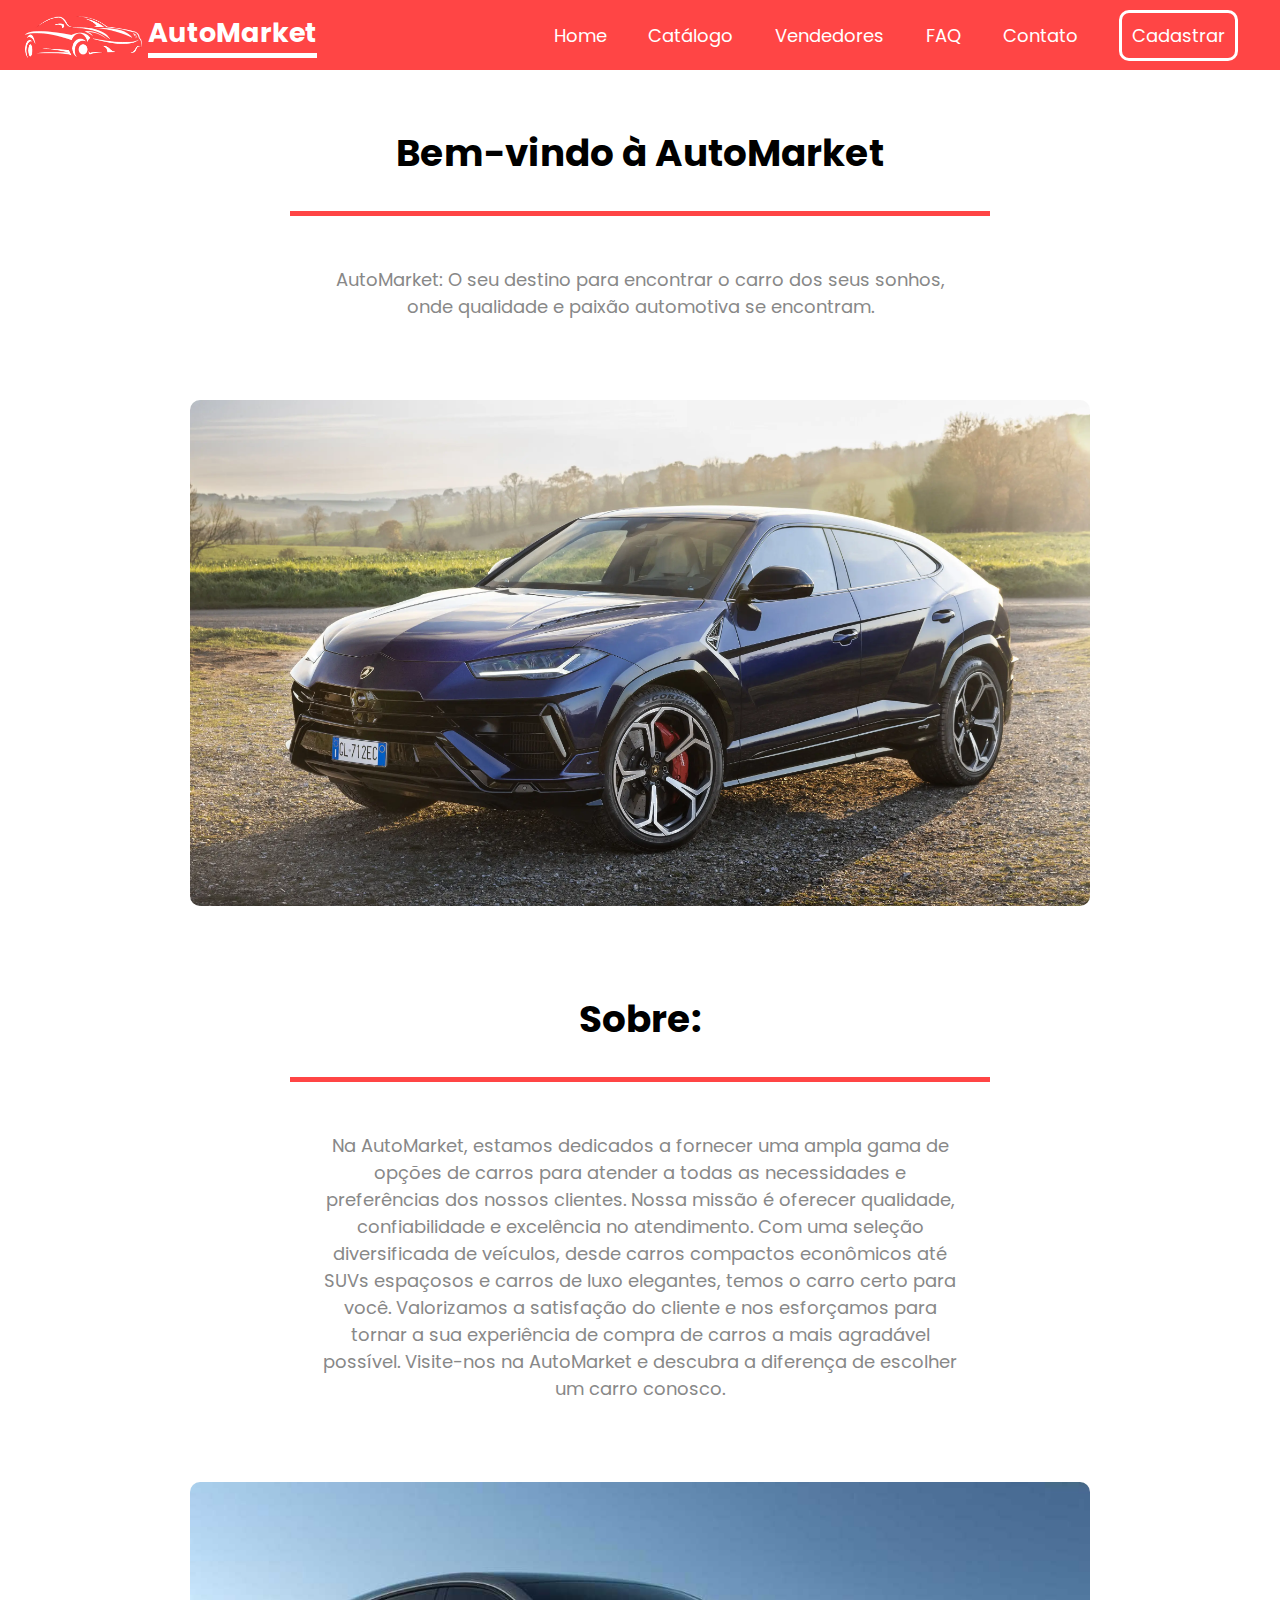
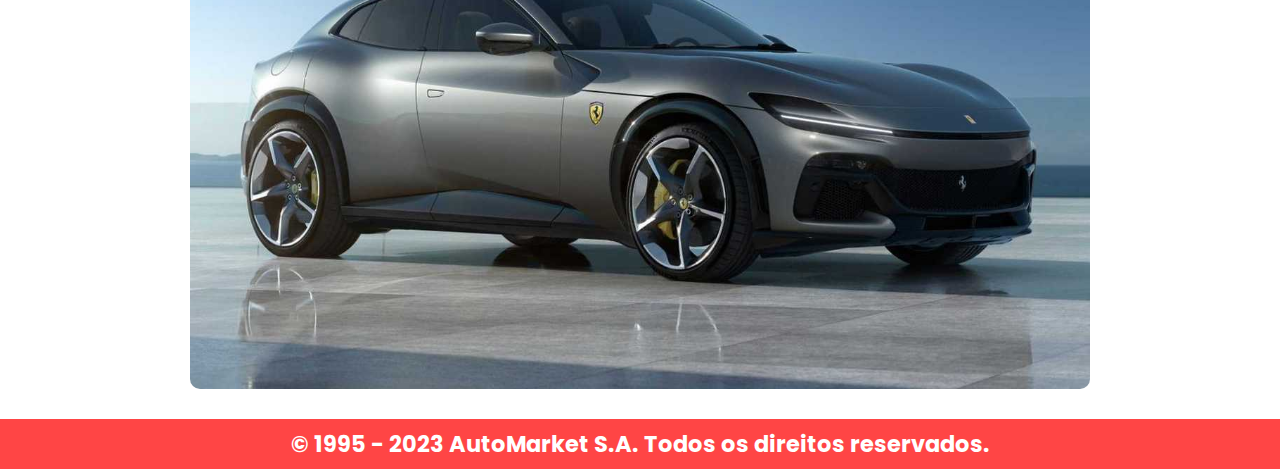
<file: pages/index.html>
<!DOCTYPE html>
<html lang="pt-br">

<head>
    <meta charset="UTF-8">
    <meta name="viewport" content="width=device-width, initial-scale=1.0">
    <title>Home | Automarket</title>
    <link rel="stylesheet" href="../css/style-index.css">
    <script src="../js/navbar.js"></script>
</head>

<body>
    <header>
        <div class="logo">
            <img src="../imgs/logo-automarket.png" alt="Logo AutoMarket">
            <h1>AutoMarket</h1>
        </div>

        <div class="mobile-menu">
            <div class="line1"></div>
            <div class="line2"></div>
            <div class="line3"></div>
        </div>

        <nav class="nav-header">
            <ul>
                <li><a href="../pages/index.html">Home</a></li>
                <li><a href="../pages/catalogo.html">Catálogo</a></li>
                <li><a href="../pages/vendedores.html">Vendedores</a></li>
                <li><a href="../pages/faq.html">FAQ</a></li>
                <li><a href="../pages/contato.html">Contato</a></li>
                <li><a href="../pages/cadastro.html" id="header-btn-cadastro">Cadastrar</a></li>
            </ul>
        </nav>
    </header>
    <main>
       <section>
            <div>
                <br>
                <h1>Bem-vindo à AutoMarket</h1>
                    <div class="content">
                        <p>AutoMarket: O seu destino para encontrar o carro dos seus sonhos, onde qualidade e paixão automotiva
                            se encontram.</p>
                    </div>
            </div>
    
            <div class="img-main">
                <img src="../imgs/urus-home.png" alt="Logo AutoMarket">
            </div>
    
            <div>
                <br>
                <h1>Sobre:</h1>
                <div class="content">
                        <p>Na AutoMarket, estamos dedicados a fornecer uma ampla gama de opções de carros para atender a todas
                            as necessidades e preferências dos nossos clientes. Nossa missão é oferecer qualidade,
                            confiabilidade e excelência no atendimento. Com uma seleção diversificada de veículos, desde carros
                            compactos econômicos até SUVs espaçosos e carros de luxo elegantes, temos o carro certo para você.
                            Valorizamos a satisfação do cliente e nos esforçamos para tornar a sua experiência de compra de
                            carros a mais agradável possível. Visite-nos na AutoMarket e descubra a diferença de escolher um
                            carro conosco.</p>
                </div>
            </div>
    
            <div class="img-main">
                <img src="../imgs/purosangue-home.png" alt="Logo AutoMarket">
            </div>
       </section>
    </main>
    <footer>
        <p><b>&copy; 1995 - 2023 AutoMarket S.A. Todos os direitos reservados.</b></p>
    </footer>
</body>

</html>
</file>
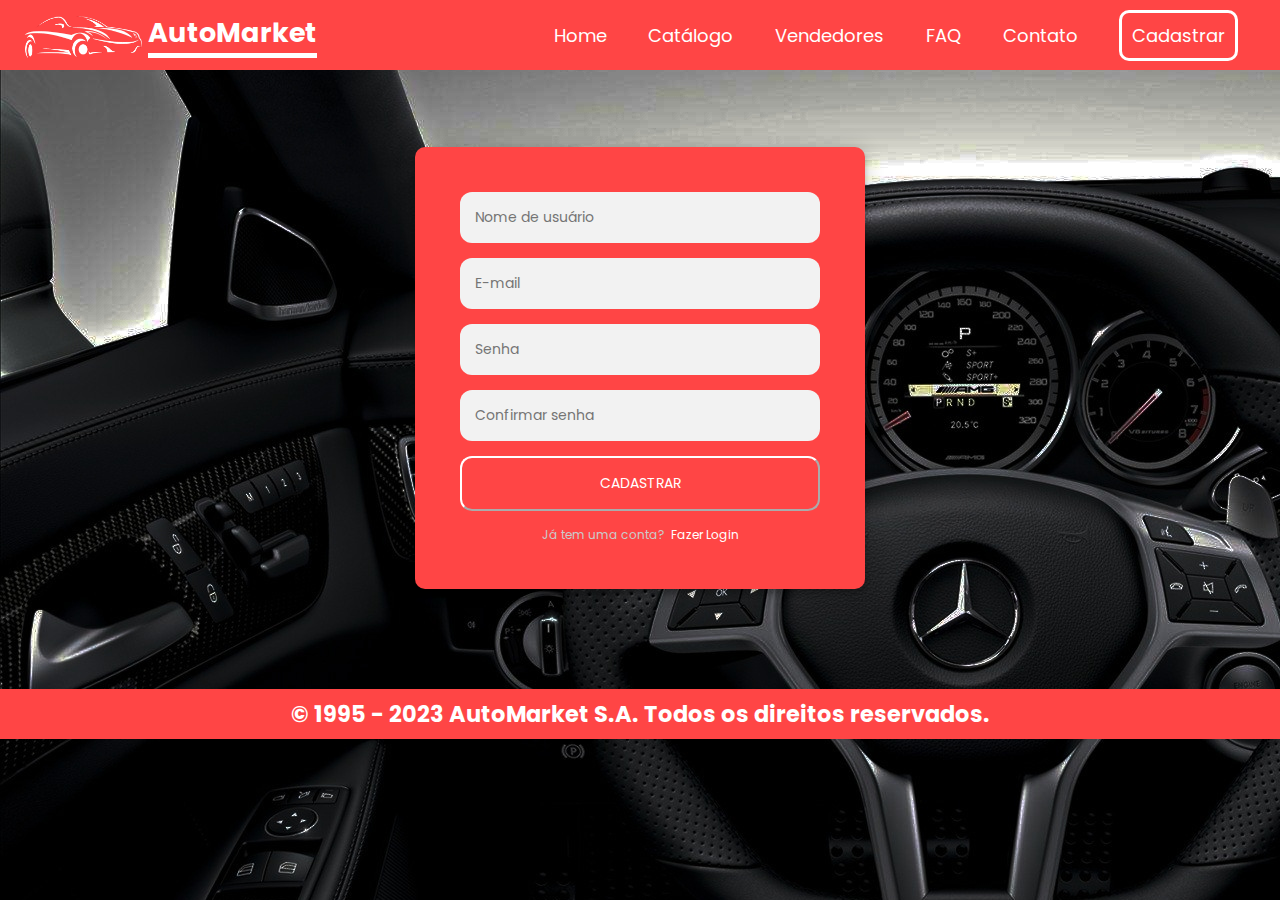
<file: cadastro.html>
<!DOCTYPE html>
<html lang="pt-br">
<head>
    <meta charset="UTF-8">
    <meta name="viewport" content="width=device-width, initial-scale=1.0">
    <title>Cadastrar usuário</title>
    <link rel="stylesheet" href="style-cadastro.css">
    <script src="navbar.js"></script>
</head>
<body>
    <header>
        <div class="logo">
            <img src="./imgs/logo-automarket.png" alt="Logo AutoMarket">
            <h1>AutoMarket</h1>
        </div>

        <div class="mobile-menu">
            <div class="line1"></div>
            <div class="line2"></div>
            <div class="line3"></div>
        </div>

        <nav class="nav-header">
            <ul>
                <li><a href="index.html">Home</a></li>
                <li><a href="#">Catálogo</a></li>
                <li><a href="#">Vendedores</a></li>
                <li><a href="faq.html">FAQ</a></li>
                <li><a href="contato.html">Contato</a></li>
                <li><a href="cadastro.html" id="header-btn-cadastro">Cadastrar</a></li>
            </ul>
        </nav>
    </header>
    <main>
        <section>
            <div class="pagina-cadastro">
                <div class="form">
                  <form class="formulario-login">
                    <input type="text" placeholder="Nome de usuário"/>
                    <input type="email" placeholder="E-mail"/>
                    <input type="password" placeholder="Senha"/>
                    <input type="password" placeholder="Confirmar senha"/>
                    <button>CADASTRAR</button> 
                    <p class="mensagem">Já tem uma conta? &nbsp;<a href="#">Fazer Login</a></p>
                  </form>
                </div>
              </div>
        </section>
    </main>
    <footer>
        <p><b>&copy; 1995 - 2023 AutoMarket S.A. Todos os direitos reservados.</b></p>
    </footer>
</body>
</html>
</file>
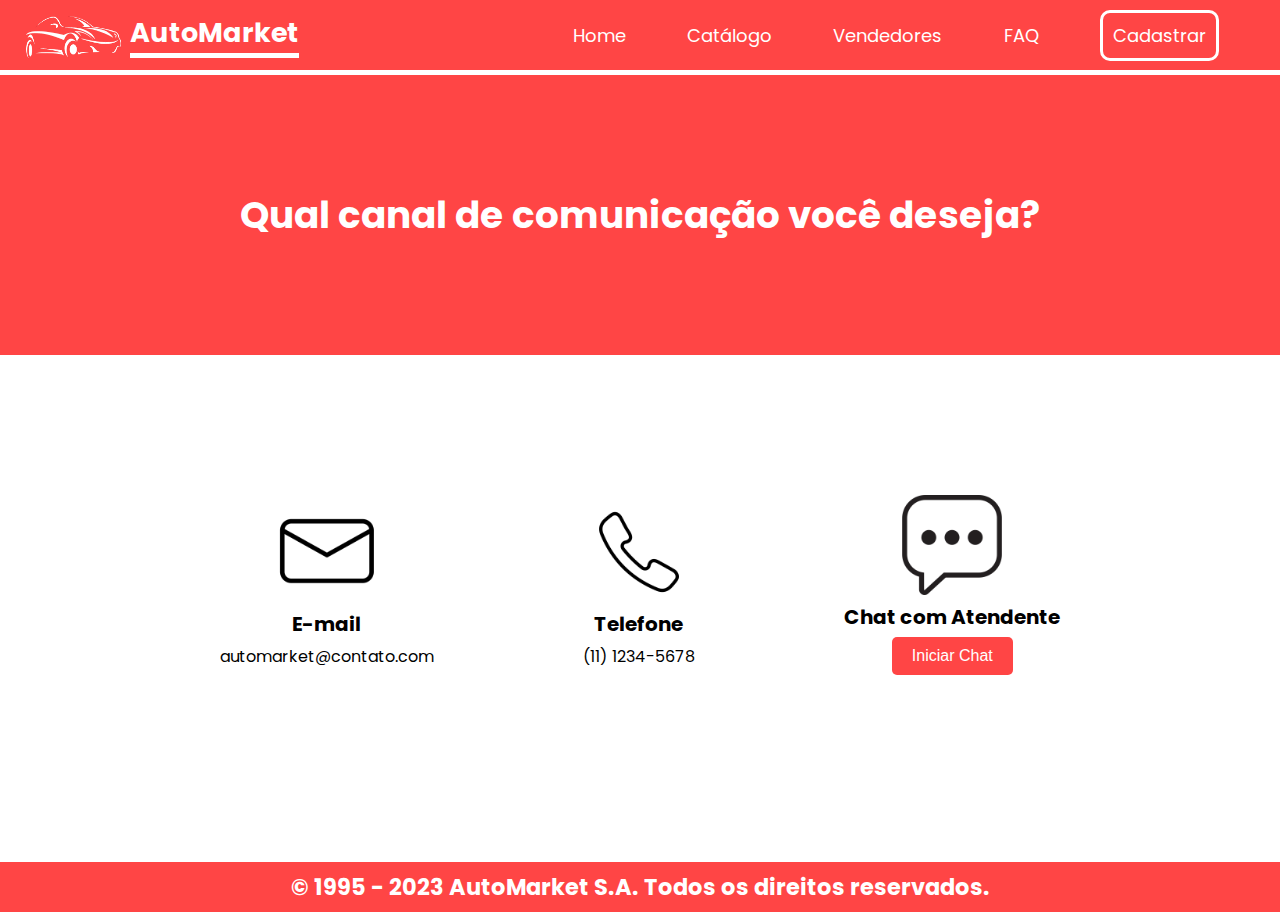
<file: contato.html>
<!DOCTYPE html>
<html lang="pt-br">
<head>
    <meta charset="UTF-8">
    <meta name="viewport" content="width=device-width, initial-scale=1.0">
    <title>Página de Contato</title>
    <link rel="stylesheet" href="style-contato.css">
    <script src="navbar.js"></script>
</head>
<body>
    <header>
        <div class="logo">
            <img src="./imgs/logo-automarket.png" alt="Logo AutoMarket">
            <h1>AutoMarket</h1>
        </div>

        <div class="mobile-menu">
            <div class="line1"></div>
            <div class="line2"></div>
            <div class="line3"></div>
        </div>

        <nav class="nav-header">
            <ul>
                <li><a href="index.html">Home</a></li>
                <li><a href="#">Catálogo</a></li>
                <li><a href="vendedores.html">Vendedores</a></li>
                <li><a href="faq.html">FAQ</a></li>
                <li><a href="cadastro.html" id="header-btn-cadastro">Cadastrar</a></li>
            </ul>
        </nav>
    </header>

    <main>
        <div id="contato-h1">
            <h1>Qual canal de comunicação você deseja?</h1>
        </div>

        <section class="contato-info">
            <div>
                <img src="./imgs/emailicone.png" alt="Ícone E-mail">
                <h2>E-mail</h2>
                <p id="email">automarket@contato.com</p>
            </div>
            
            <div>
                <img src="./imgs/telefoneicone.png" alt="Ícone Telefone">
                <h2>Telefone</h2>
                <p id="telefone">(11) 1234-5678</p>
            </div>
            
            <div>
                <img src="./imgs/chaticone.png" alt="Ícone Chat">
                <h2>Chat com Atendente</h2>
                <button id="iniciarChat">Iniciar Chat</button>
            </div>
        </section>
    </main>

    <footer>
        <p><b>&copy; 1995 - 2023 AutoMarket S.A. Todos os direitos reservados.</b></p>
    </footer>
</body>
</html>
</file>
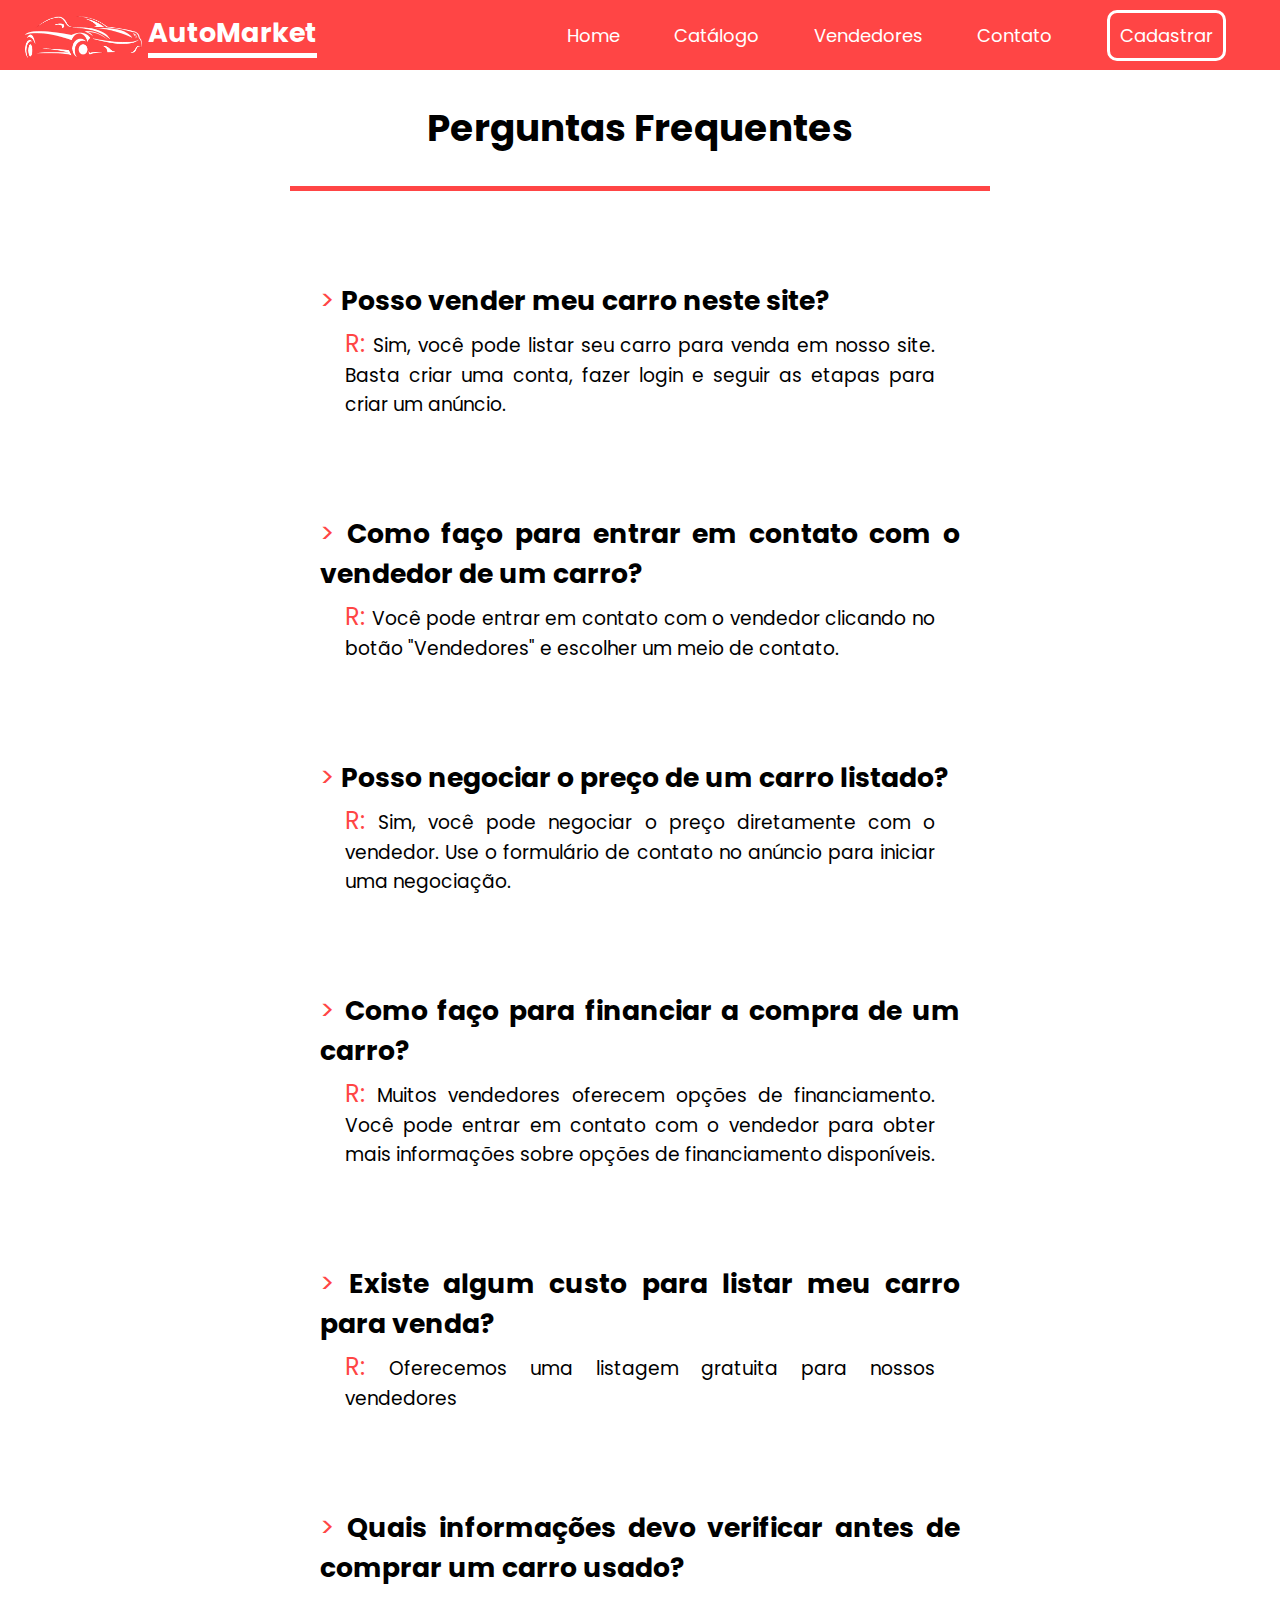
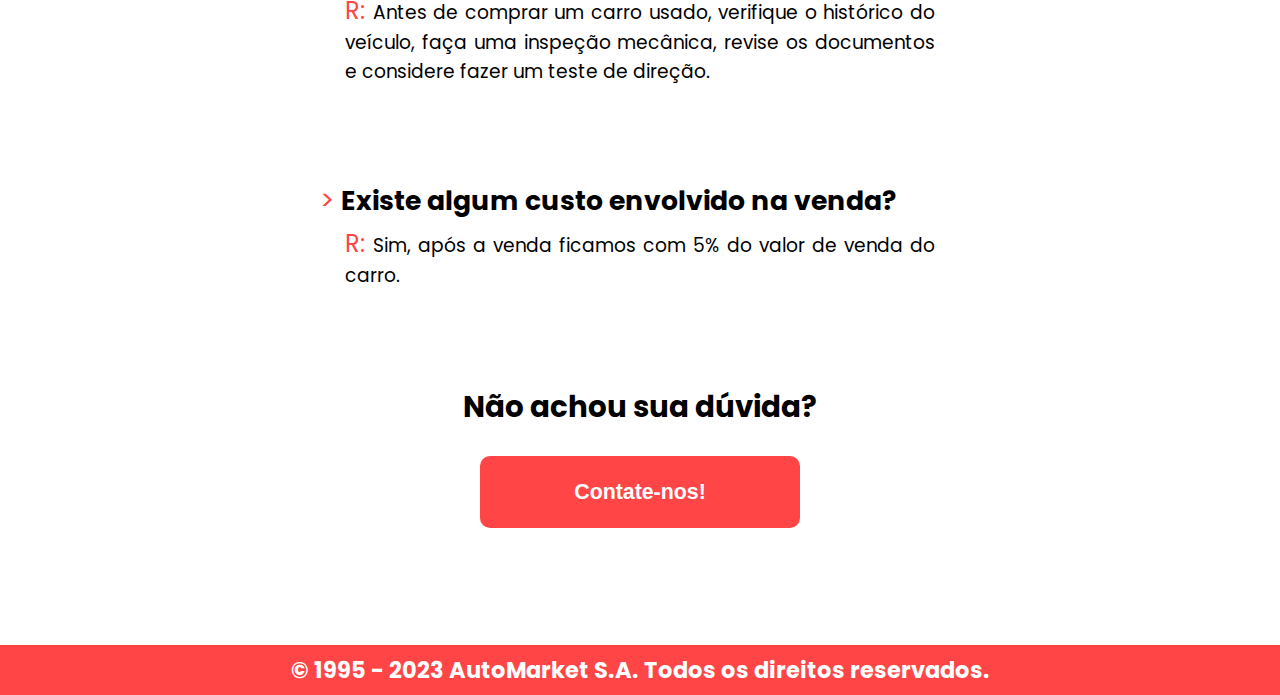
<file: faq.html>
<!DOCTYPE html>
<html lang="pt-br">
<head>
    <meta charset="UTF-8">
    <meta name="viewport" content="width=device-width, initial-scale=1.0">
    <title>FAQ | Automarket</title>
    <link rel="stylesheet" href="style-faq.css">
    <script src="navbar.js"></script>
</head>
<body>
    <header>
        <div class="logo">
            <img src="./imgs/logo-automarket.png" alt="Logo AutoMarket">
            <h1>AutoMarket</h1>
        </div>

        <div class="mobile-menu">
            <div class="line1"></div>
            <div class="line2"></div>
            <div class="line3"></div>
        </div>

        <nav class="nav-header">
            <ul>
                <li><a href="index.html">Home</a></li>
                <li><a href="#">Catálogo</a></li>
                <li><a href="vendedores.html">Vendedores</a></li>
                <li><a href="contato.html">Contato</a></li>
                <li><a href="cadastro.html" id="header-btn-cadastro">Cadastrar</a></li>
            </ul>
        </nav>
    </header>
    <main>
        <h1>Perguntas Frequentes</h1>

        <section class="perguntas-respostas">
        
            <div class="pergunta"><b>Posso vender meu carro neste site?</b></div>
            <div class="resposta"><p><span>R: </span>Sim, você pode listar seu carro para venda em nosso site. Basta criar uma conta, fazer login e seguir as etapas para criar um anúncio.</p></div>

            <div class="pergunta"><b>Como faço para entrar em contato com o vendedor de um carro?</b></div>
            <div class="resposta"><p><span>R: </span>Você pode entrar em contato com o vendedor clicando no botão "Vendedores" e escolher um meio de contato.</p></div>

            <div class="pergunta"><b>Posso negociar o preço de um carro listado?</b></div>
            <div class="resposta"><p><span>R: </span>Sim, você pode negociar o preço diretamente com o vendedor. Use o formulário de contato no anúncio para iniciar uma negociação.</p></div>

            <div class="pergunta"><b>Como faço para financiar a compra de um carro?</b></div>
            <div class="resposta"><p><span>R: </span>Muitos vendedores oferecem opções de financiamento. Você pode entrar em contato com o vendedor para obter mais informações sobre opções de financiamento disponíveis.</p></div>

            <div class="pergunta"><b>Existe algum custo para listar meu carro para venda?</b></div>
            <div class="resposta"><p><span>R: </span>Oferecemos uma listagem gratuita para nossos vendedores</p></div>

            <div class="pergunta"><b>Quais informações devo verificar antes de comprar um carro usado?</b></div>
            <div class="resposta"><p><span>R: </span>Antes de comprar um carro usado, verifique o histórico do veículo, faça uma inspeção mecânica, revise os documentos e considere fazer um teste de direção.</p></div>

            <div class="pergunta"><b>Existe algum custo envolvido na venda?</b></div>
            <div class="resposta"><p><span>R: </span>Sim, após a venda ficamos com 5% do valor de venda do carro.</p></div>

            <h2>Não achou sua dúvida?</h2>
            <button><a href="contato.html">Contate-nos!</a></button>
        </section>
    </main>
    <footer>
        <p><b>&copy; 1995 - 2023 AutoMarket S.A. Todos os direitos reservados.</b></p>
    </footer>
</body>
</html>
</file>
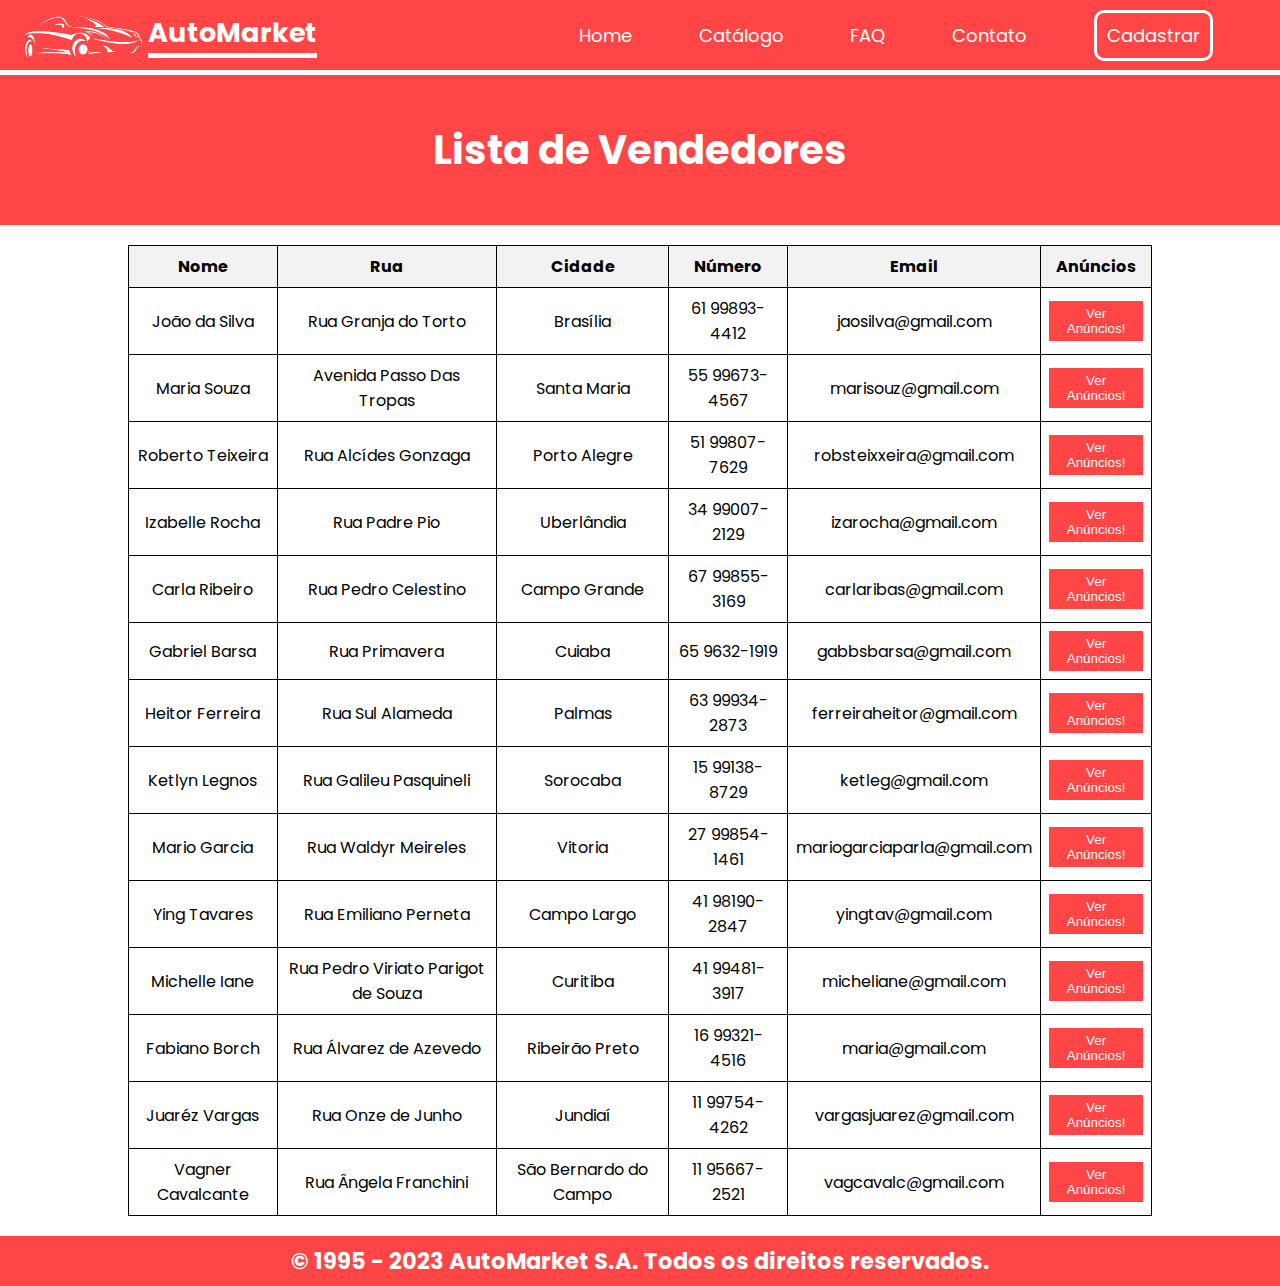
<file: vendedores.html>
<!DOCTYPE html>
<html lang="pt-br">
<head>
    <meta charset="UTF-8">
    <meta name="viewport" content="width=device-width, initial-scale=1.0">
    <title>Vendedores</title>
    <link rel="stylesheet" href="style-vendedores.css">
    <script src="navbar.js"></script>
</head>
<body>
    <header>
        <div class="logo">
            <img src="./imgs/logo-automarket.png" alt="Logo AutoMarket">
            <h1>AutoMarket</h1>
        </div>

        <div class="mobile-menu">
            <div class="line1"></div>
            <div class="line2"></div>
            <div class="line3"></div>
        </div>

        <nav class="nav-header">
            <ul>
                <li><a href="index.html">Home</a></li>
                <li><a href="#">Catálogo</a></li>
                <li><a href="faq.html">FAQ</a></li>
                <li><a href="contato.html">Contato</a></li>
                <li><a href="cadastro.html" id="header-btn-cadastro">Cadastrar</a></li>
            </ul>
        </nav>
    </header>
    <main>
        <section>
            <h1>Lista de Vendedores</h1>
            <table>
                <thead>
                    <tr>
                        <th>Nome</th>
                        <th>Rua</th>
                        <th>Cidade</th>
                        <th>Número</th>
                        <th>Email</th>
                        <th>Anúncios</th>
                    </tr>
                </thead>
                <tbody>
                    <tr>
                        <td>João da Silva</td>
                        <td>Rua Granja do Torto</td>
                        <td>Brasília</td>
                        <td>61 99893-4412</td>
                        <td>jaosilva@gmail.com</td>
                        <td><button class="btn">Ver Anúncios!</button></td>
                    </tr>
                    <tr>
                        <td>Maria Souza</td>
                        <td>Avenida Passo Das Tropas</td>
                        <td>Santa Maria</td>
                        <td>55 99673-4567</td>
                        <td>marisouz@gmail.com</td>
                        <td><button class="btn">Ver Anúncios!</button></td>
                    </tr>
                    <tr>
                        <td>Roberto Teixeira</td>
                        <td>Rua Alcídes Gonzaga</td>
                        <td>Porto Alegre</td>
                        <td>51 99807-7629</td>
                        <td>robsteixxeira@gmail.com</td>
                        <td><button class="btn">Ver Anúncios!</button></td>
                    </tr>
                    <tr>
                        <td>Izabelle Rocha</td>
                        <td>Rua Padre Pio</td>
                        <td>Uberlândia</td>
                        <td>34 99007-2129</td>
                        <td>izarocha@gmail.com</td>
                        <td><button class="btn">Ver Anúncios!</button></td>
                    </tr>
                    <tr>
                        <td>Carla Ribeiro</td>
                        <td>Rua Pedro Celestino</td>
                        <td>Campo Grande</td>
                        <td>67 99855-3169</td>
                        <td>carlaribas@gmail.com</td>
                        <td><button class="btn">Ver Anúncios!</button></td>
                    </tr>
                    <tr>
                        <td>Gabriel Barsa</td>
                        <td>Rua Primavera</td>
                        <td>Cuiaba</td>
                        <td>65 9632-1919</td>
                        <td>gabbsbarsa@gmail.com</td>
                        <td><button class="btn">Ver Anúncios!</button></td>
                    </tr>
                    <tr>
                        <td>Heitor Ferreira</td>
                        <td>Rua Sul Alameda</td>
                        <td>Palmas</td>
                        <td>63 99934-2873</td>
                        <td>ferreiraheitor@gmail.com</td>
                        <td><button class="btn">Ver Anúncios!</button></td>
                    </tr>
                    <tr>
                        <td>Ketlyn Legnos</td>
                        <td>Rua Galileu Pasquineli</td>
                        <td>Sorocaba</td>
                        <td>15 99138-8729</td>
                        <td>ketleg@gmail.com</td>
                        <td><button class="btn">Ver Anúncios!</button></td>
                    </tr>
                    <tr>
                        <td>Mario Garcia</td>
                        <td>Rua Waldyr Meireles</td>
                        <td>Vitoria</td>
                        <td>27 99854-1461</td>
                        <td>mariogarciaparla@gmail.com</td>
                        <td><button class="btn">Ver Anúncios!</button></td>
                    </tr>
                    <tr>
                        <td>Ying Tavares</td>
                        <td>Rua Emiliano Perneta</td>
                        <td>Campo Largo</td>
                        <td>41 98190-2847</td>
                        <td>yingtav@gmail.com</td>
                        <td><button class="btn">Ver Anúncios!</button></td>
                    </tr>
                    <tr>
                        <td>Michelle Iane</td>
                        <td>Rua Pedro Viriato Parigot de Souza</td>
                        <td>Curitiba</td>
                        <td>41 99481-3917</td>
                        <td>micheliane@gmail.com</td>
                        <td><button class="btn">Ver Anúncios!</button></td>
                    </tr>
                    <tr>
                        <td>Fabiano Borch</td>
                        <td>Rua Álvarez de Azevedo</td>
                        <td>Ribeirão Preto</td>
                        <td>16 99321-4516</td>
                        <td>maria@gmail.com</td>
                        <td><button class="btn">Ver Anúncios!</button></td>
                    </tr>
                    <tr>
                        <td>Juaréz Vargas</td>
                        <td>Rua Onze de Junho</td>
                        <td>Jundiaí</td>
                        <td>11 99754-4262</td>
                        <td>vargasjuarez@gmail.com</td>
                        <td><button class="btn">Ver Anúncios!</button></td>
                    </tr>
                    <tr>
                        <td>Vagner Cavalcante</td>
                        <td>Rua Ângela Franchini</td>
                        <td>São Bernardo do Campo</td>
                        <td>11 95667-2521</td>
                        <td>vagcavalc@gmail.com</td>
                        <td><button class="btn">Ver Anúncios!</button></td>
                    </tr>
                </tbody>
            </table>        
        </section>
    </main>
    <footer>
        <p><b>&copy; 1995 - 2023 AutoMarket S.A. Todos os direitos reservados.</b></p>
    </footer>
</body>
</html>
</file>
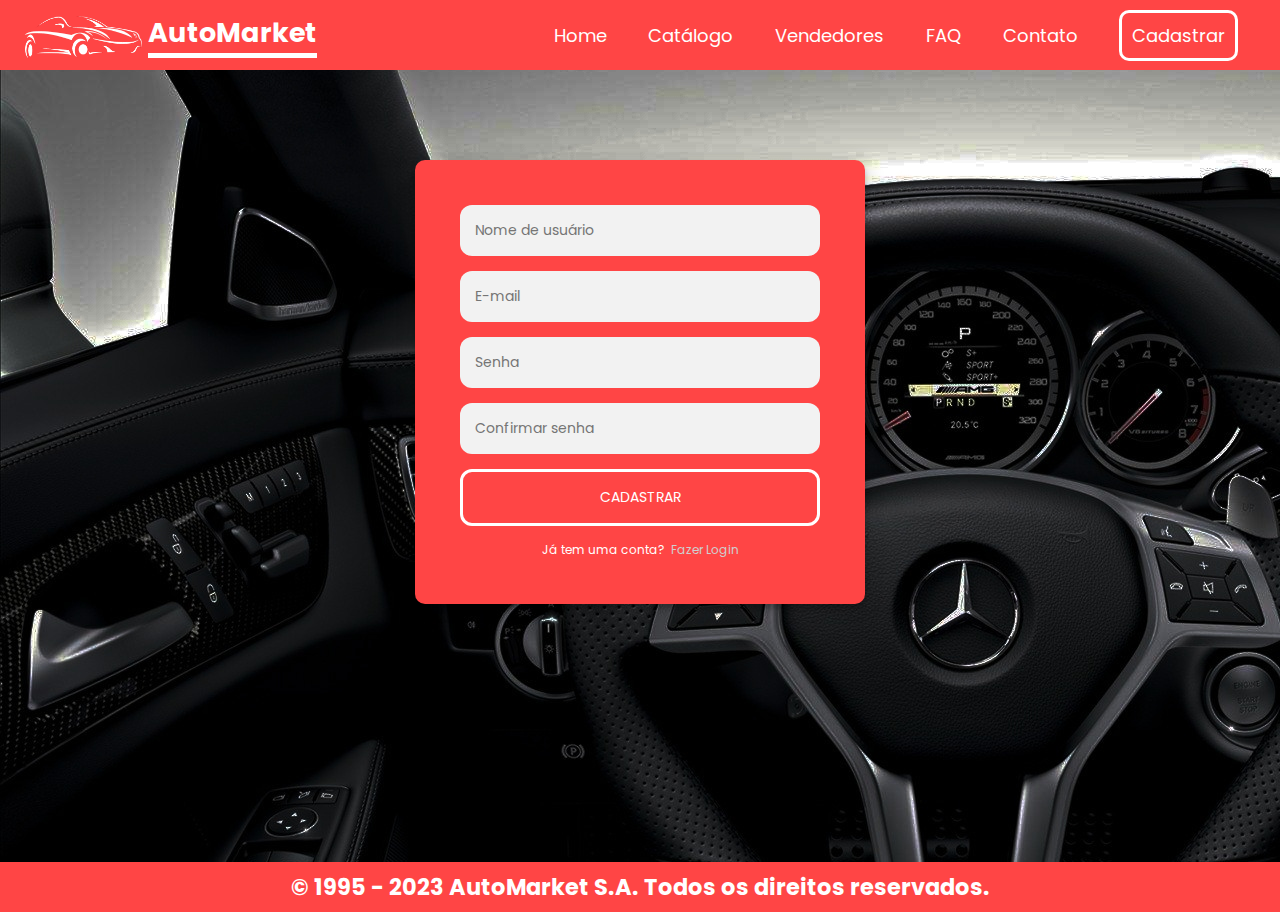
<file: pages/cadastro.html>
<!DOCTYPE html>
<html lang="pt-br">
<head>
    <meta charset="UTF-8">
    <meta name="viewport" content="width=device-width, initial-scale=1.0">
    <title>Cadastro | Automarket</title>
    <link rel="stylesheet" href="../css/style-cadastro.css">
    <script src="../js/navbar.js"></script>
</head>
<body>
    <header>
        <div class="logo">
            <img src="../imgs/logo-automarket.png" alt="Logo AutoMarket">
            <h1>AutoMarket</h1>
        </div>

        <div class="mobile-menu">
            <div class="line1"></div>
            <div class="line2"></div>
            <div class="line3"></div>
        </div>

        <nav class="nav-header">
            <ul>
                <li><a href="../pages/index.html">Home</a></li>
                <li><a href="../pages/catalogo.html">Catálogo</a></li>
                <li><a href="../pages/vendedores.html">Vendedores</a></li>
                <li><a href="../pages/faq.html">FAQ</a></li>
                <li><a href="../pages/contato.html">Contato</a></li>
                <li><a href="../pages/cadastro.html" id="header-btn-cadastro">Cadastrar</a></li>
            </ul>
        </nav>
    </header>
    <main>
        <section>
            <div class="pagina-cadastro">
                <div class="form">
                  <form class="formulario-login">
                    <input type="text" placeholder="Nome de usuário"/>
                    <input type="email" placeholder="E-mail"/>
                    <input type="password" placeholder="Senha"/>
                    <input type="password" placeholder="Confirmar senha"/>
                    <button type="submit">CADASTRAR</button> 
                    <p class="mensagem">Já tem uma conta? &nbsp;<a href="#">Fazer Login</a></p>
                  </form>
                </div>
              </div>
        </section>
    </main>
    <footer>
        <p><b>&copy; 1995 - 2023 AutoMarket S.A. Todos os direitos reservados.</b></p>
    </footer>
</body>
</html>
</file>
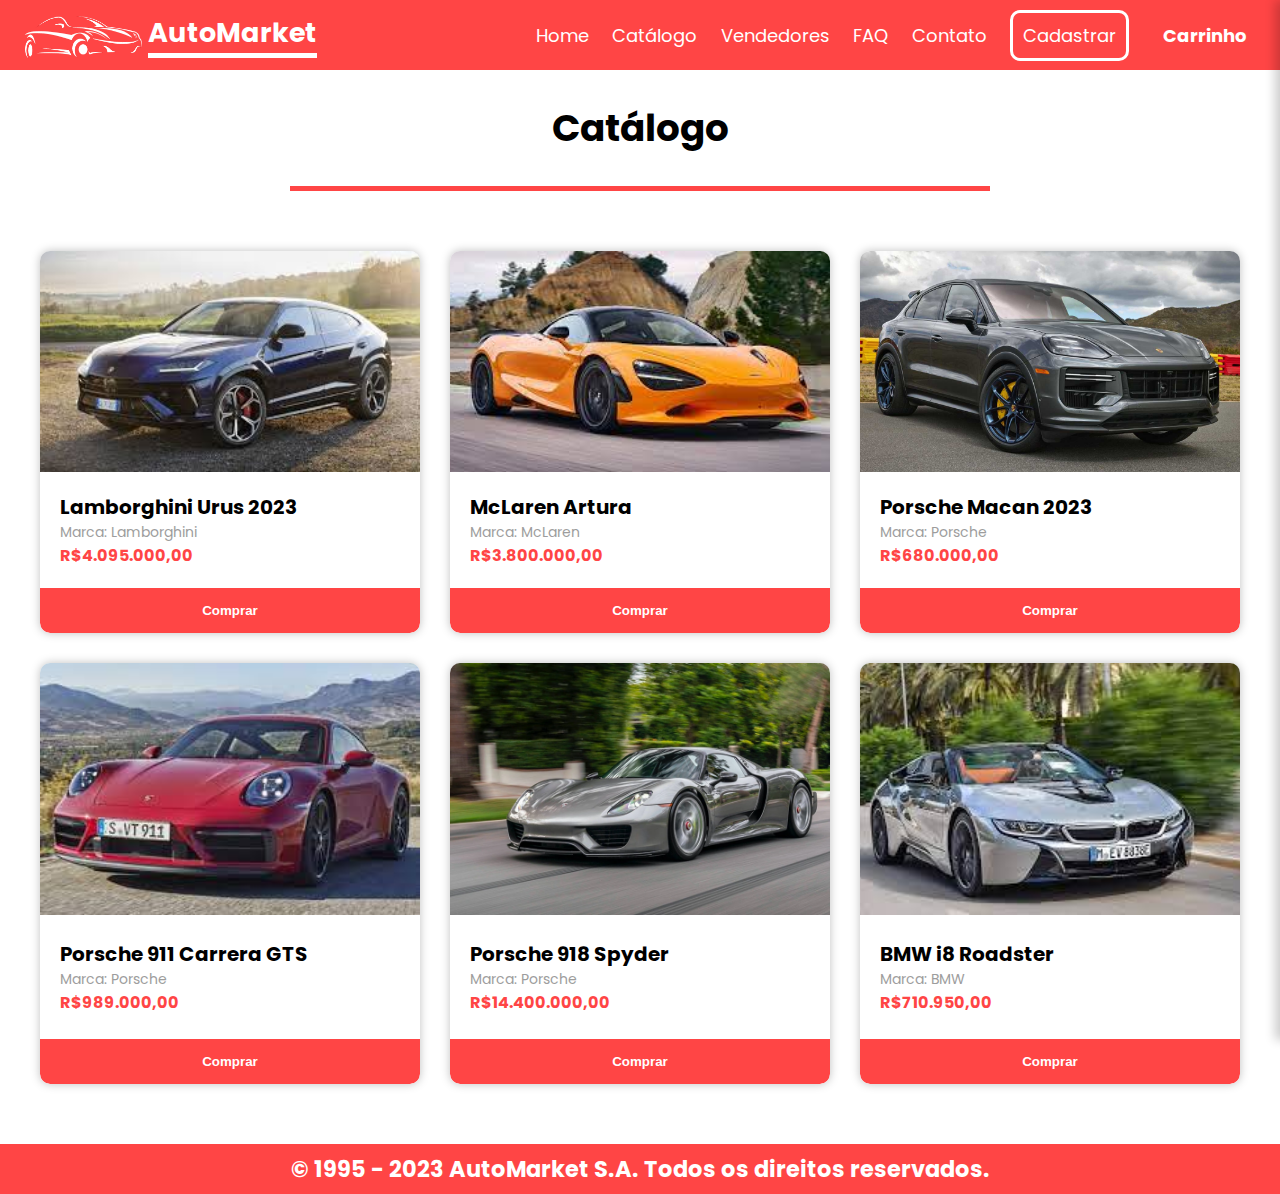
<file: pages/catalogo.html>
<!DOCTYPE html>
<html lang="en">

<head>
    <meta charset="UTF-8">
    <meta name="viewport" content="width=device-width, initial-scale=1.0">
    <link rel="stylesheet" href="../css/style-catalogo.css">
    <title>Catálogo | Automarket</title>
    <script src="../js/navbar.js"></script>
    <script src="../js/carrinho.js"></script>
</head>

<body>
    <header>
        <div class="logo">
            <img src="../imgs/logo-automarket.png" alt="Logo AutoMarket">
            <h1>AutoMarket</h1>
        </div>

        <div class="mobile-menu">
            <div class="line1"></div>
            <div class="line2"></div>
            <div class="line3"></div>
        </div>

        <nav class="nav-header">
            <ul>
                <li><a href="../pages/index.html">Home</a></li>
                <li><a href="../pages/catalogo.html">Catálogo</a></li>
                <li><a href="../pages/vendedores.html">Vendedores</a></li>
                <li><a href="../pages/faq.html">FAQ</a></li>
                <li><a href="../pages/contato.html">Contato</a></li>
                <li><a href="../pages/cadastro.html" id="header-btn-cadastro">Cadastrar</a></li>
                <li><a a href="#" id="open-cart-button">Carrinho</a></li>
            </ul>

        </nav>
    </header>

    <main>
        <h1>Catálogo</h1>

        <section>
            <div class="container">
                <div class="card">
                    <div class="image-container">
                        <img src="../imgs/car1.jpg" alt="Car 1" id="cart">
                    </div>
                    <div class="car-info">
                        <h2>Lamborghini Urus 2023</h2>
                        <p>Marca: Lamborghini</p>
                        <p class="price">R$4.095.000,00</p>
                    </div>
                    <button class="buy-button">Comprar</button>
                </div>

                <div class="card">
                    <div class="image-container">
                        <img src="../imgs/car2.jpg" alt="Car 2" id="cart">
                    </div>
                    <div class="car-info">
                        <h2>McLaren Artura</h2>
                        <p>Marca: McLaren</p>
                        <p class="price">R$3.800.000,00</p>
                    </div>
                    <button class="buy-button">Comprar</button>
                </div>

                <div class="card">
                    <div class="image-container">
                        <img src="../imgs/car3.jpg" alt="Car 3" id="cart">
                    </div>
                    <div class="car-info">
                        <h2>Porsche Macan 2023</h2>
                        <p>Marca: Porsche</p>
                        <p class="price">R$680.000,00</p>
                    </div>
                    <button class="buy-button">Comprar</button>
                </div>

                <div class="card">
                    <div class="image-container">
                        <img src="../imgs/car4.jpg" alt="Car 4" id="cart">
                    </div>
                    <div class="car-info">
                        <h2>Porsche 911 Carrera GTS</h2>
                        <p>Marca: Porsche</p>
                        <p class="price">R$989.000,00</p>
                    </div>
                    <button class="buy-button">Comprar</button>
                </div>

                <div class="card">
                    <div class="image-container">
                        <img src="../imgs/car5.jpg" alt="Car 5" id="cart">
                    </div>
                    <div class="car-info">
                        <h2>Porsche 918 Spyder</h2>
                        <p>Marca: Porsche</p>
                        <p class="price">R$14.400.000,00</p>
                    </div>
                    <button class="buy-button">Comprar</button>
                </div>

                <div class="card">
                    <div class="image-container">
                        <img src="../imgs/car6.jpg" alt="Car 6" id="cart">
                    </div>
                    <div class="car-info">
                        <h2>BMW i8 Roadster</h2>
                        <p>Marca: BMW</p>
                        <p class="price">R$710.950,00</p>
                    </div>
                    <button class="buy-button">Comprar</button>
                </div>
            </div>

        </section>


        <div class="cart-container">
            <div class="cart">
                <span id="close-cart-button">X</span>
                <h2>Carrinho de Compras</h2>
                <ul id="cart-items">

                </ul>
                <div id="total-container">
                    <h3>Total: <span id="cart-total">R$0.00</span></h3>
                </div>
        
            </div>
        </div>
    </main>

    <footer>
        <p><b>&copy; 1995 - 2023 AutoMarket S.A. Todos os direitos reservados.</b></p>
    </footer>
</body>

</html>
</file>
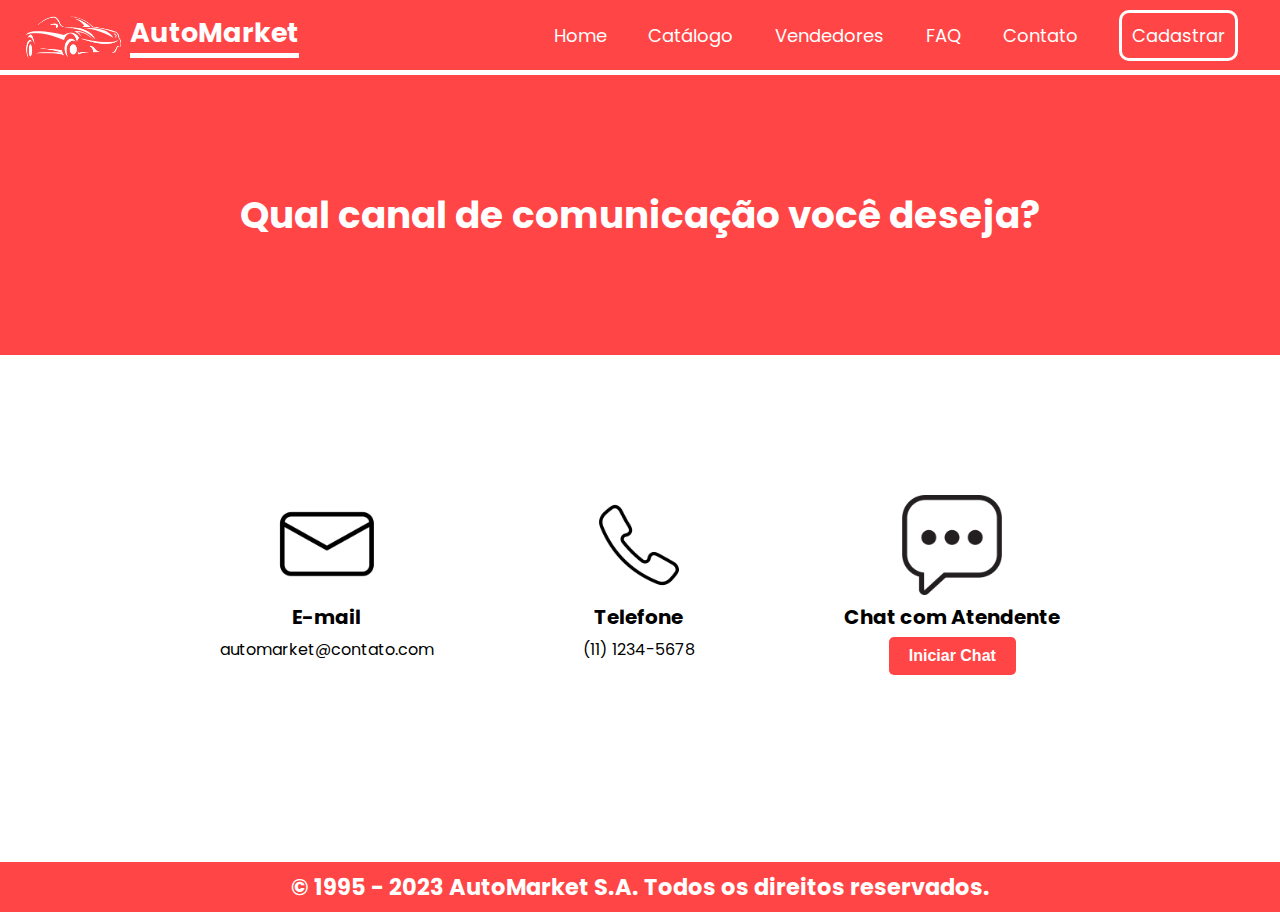
<file: pages/contato.html>
<!DOCTYPE html>
<html lang="pt-br">
<head>
    <meta charset="UTF-8">
    <meta name="viewport" content="width=device-width, initial-scale=1.0">
    <title>Contato | Automarket</title>
    <link rel="stylesheet" href="../css/style-contato.css">
    <script src="../js/navbar.js"></script>
</head>
<body>
    <header>
        <div class="logo">
            <img src="../imgs/logo-automarket.png" alt="Logo AutoMarket">
            <h1>AutoMarket</h1>
        </div>

        <div class="mobile-menu">
            <div class="line1"></div>
            <div class="line2"></div>
            <div class="line3"></div>
        </div>

        <nav class="nav-header">
            <ul>
                <li><a href="../pages/index.html">Home</a></li>
                <li><a href="../pages/catalogo.html">Catálogo</a></li>
                <li><a href="../pages/vendedores.html">Vendedores</a></li>
                <li><a href="../pages/faq.html">FAQ</a></li>
                <li><a href="../pages/contato.html">Contato</a></li>
                <li><a href="../pages/cadastro.html" id="header-btn-cadastro">Cadastrar</a></li>
            </ul>
        </nav>
    </header>

    <main>
        <div id="contato-h1">
            <h1>Qual canal de comunicação você deseja?</h1>
        </div>

        <section class="contato-info">
            <div>
                <img src="../imgs/emailicone.png" alt="Ícone E-mail">
                <h2>E-mail</h2>
                <p id="email">automarket@contato.com</p>
            </div>
            
            <div>
                <img src="../imgs/telefoneicone.png" alt="Ícone Telefone">
                <h2>Telefone</h2>
                <p id="telefone">(11) 1234-5678</p>
            </div>
            
            <div>
                <img src="../imgs/chaticone.png" alt="Ícone Chat">
                <h2>Chat com Atendente</h2>
                <button id="iniciarChat">Iniciar Chat</button>
            </div>
        </section>
    </main>

    <footer>
        <p><b>&copy; 1995 - 2023 AutoMarket S.A. Todos os direitos reservados.</b></p>
    </footer>
</body>
</html>
</file>
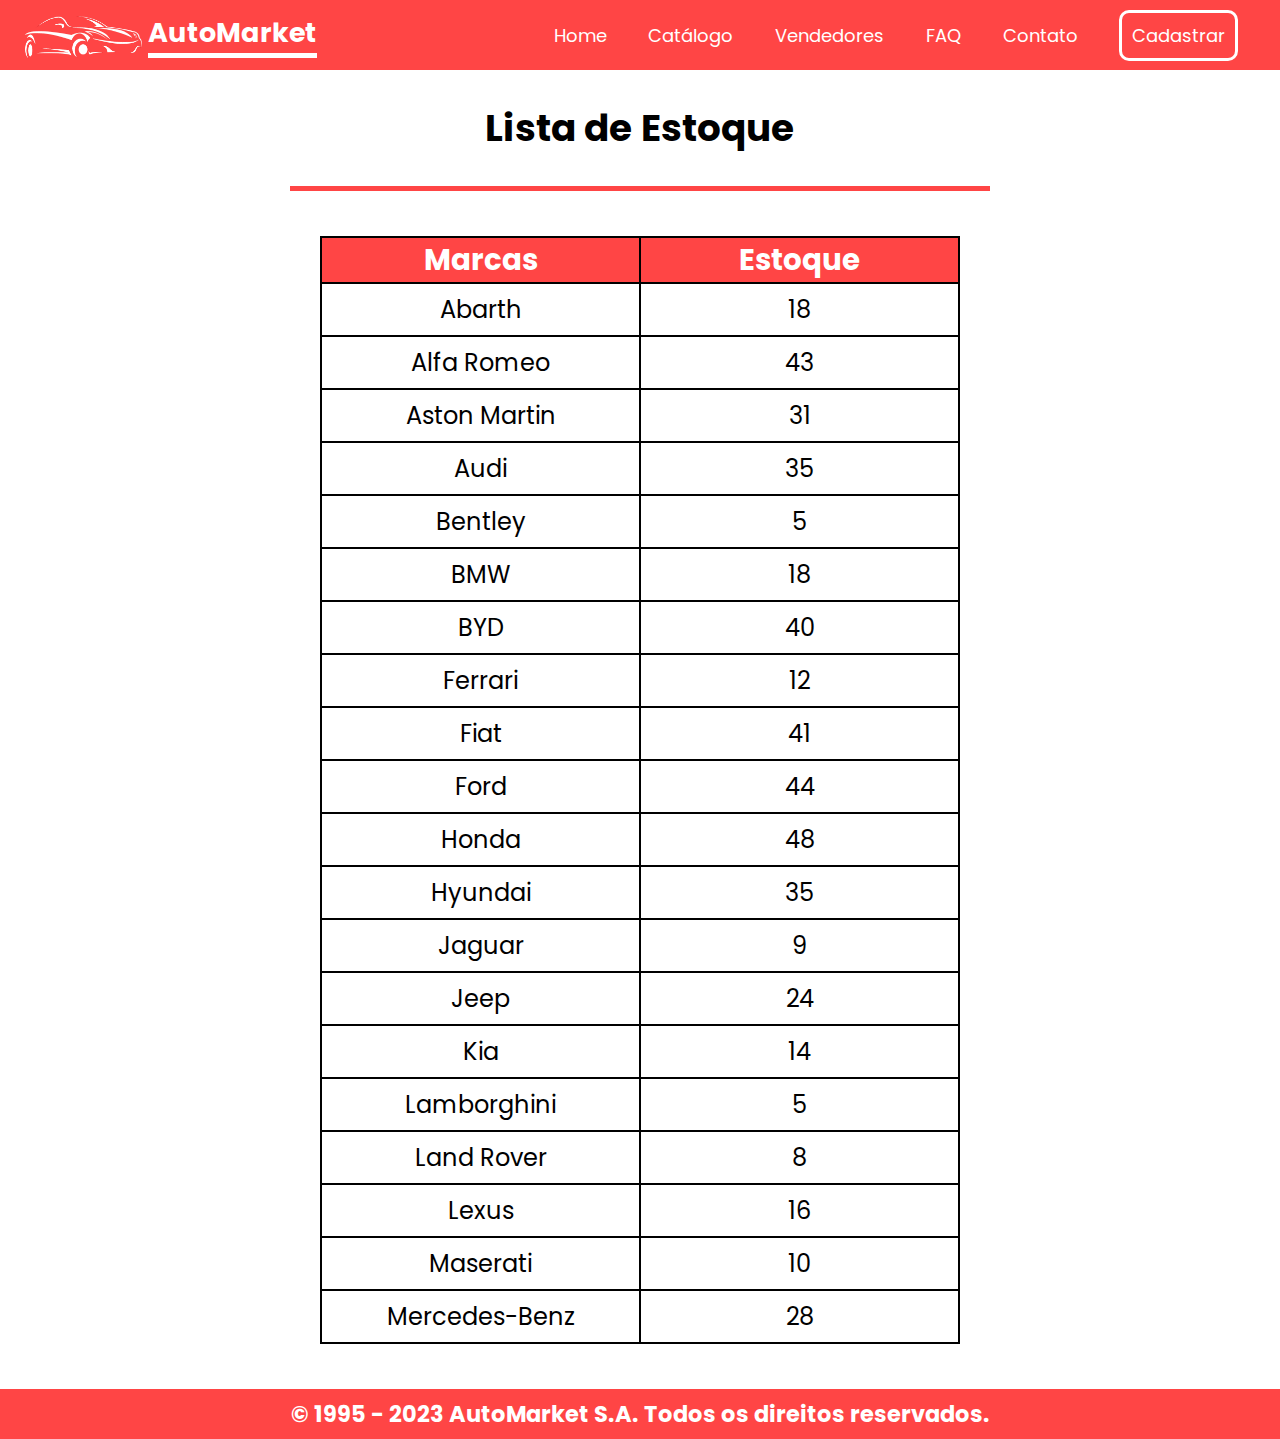
<file: pages/estoque.html>
<!DOCTYPE html>
<html lang="pt-br">
<head>
      <meta charset="UTF-8">
      <meta name="viewport" >
      <title>Estoque | Automarket</title>
  <link rel="stylesheet" href="../css/style-estoque.css">
  <script src="../js/navbar.js"></script>
</head>
<body>
  <header>
      <div class="logo">
          <img src="../imgs/logo-automarket.png" alt="Logo AutoMarket">
          <h1>AutoMarket</h1>
      </div>

      <div class="mobile-menu">
          <div class="line1"></div>
          <div class="line2"></div>
          <div class="line3"></div>
      </div>

      <nav class="nav-header">
          <ul>
              <li><a href="../pages/index.html">Home</a></li>
              <li><a href="../pages/catalogo.html">Catálogo</a></li>
              <li><a href="../pages/vendedores.html">Vendedores</a></li>
              <li><a href="../pages/faq.html">FAQ</a></li>
              <li><a href="../pages/contato.html">Contato</a></li>
              <li><a href="../pages/cadastro.html" id="header-btn-cadastro">Cadastrar</a></li>
          </ul>
      </nav>
  </header>
  <main>
    <section class="container">
      <h1> Lista de Estoque</h1>
      <table>
        <thead>
          <tr>
            <th>Marcas</th>
            <th>Estoque</th>
          </tr>
        </thead>
        <tbody>
          <tr>
            <td>Abarth</td>
            <td>18</td>
          </tr>
          
          <tr>
            <td>Alfa Romeo</td>
            <td>43</td>
          </tr>
          
          <tr>
            <td>Aston Martin</td>
            <td>31</td>
          </tr>
          
          <tr>
            <td>Audi</td>
            <td>35</td>
          </tr>
          
          <tr>
            <td>Bentley</td>
            <td>5</td>
          </tr>
          
          <tr>
            <td>BMW</td>
            <td>18</td>
          </tr>
          
          <tr>
            <td>BYD</td>
            <td>40</td>
          </tr>
          
          <tr>
            <td>Ferrari</td>
            <td>12</td>
          </tr>
          
          <tr>
            <td>Fiat</td>
            <td>41</td>
          </tr>
          
          <tr>
            <td>Ford</td>
            <td>44</td>
          </tr>
          
          <tr>
            <td>Honda</td>
            <td>48</td>
          </tr>
          
          <tr>
            <td>Hyundai</td>
            <td>35</td>
          </tr>
          
          <tr>
            <td>Jaguar</td>
            <td>9</td>
          </tr>
          
          <tr>
            <td>Jeep</td>
            <td>24</td>
          </tr>
          
          <tr>
            <td>Kia</td>
            <td>14</td>
          </tr>
          
          <tr>
            <td>Lamborghini</td>
            <td>5</td>
          </tr>
          
          <tr>
            <td>Land Rover</td>
            <td>8</td>
          </tr>
          
          <tr>
            <td>Lexus</td>
            <td>16</td>
          </tr>
          
          <tr>
            <td>Maserati</td>
            <td>10</td>
          </tr>
          
          <tr>
            <td>Mercedes-Benz</td>
            <td>28</td>
          </tr>
        </tbody>
      </table>
    </section>
  </main>
<footer>
    <p><b>&copy; 1995 - 2023 AutoMarket S.A. Todos os direitos reservados.</b><p>
</footer>
</body>
</html>
</file>
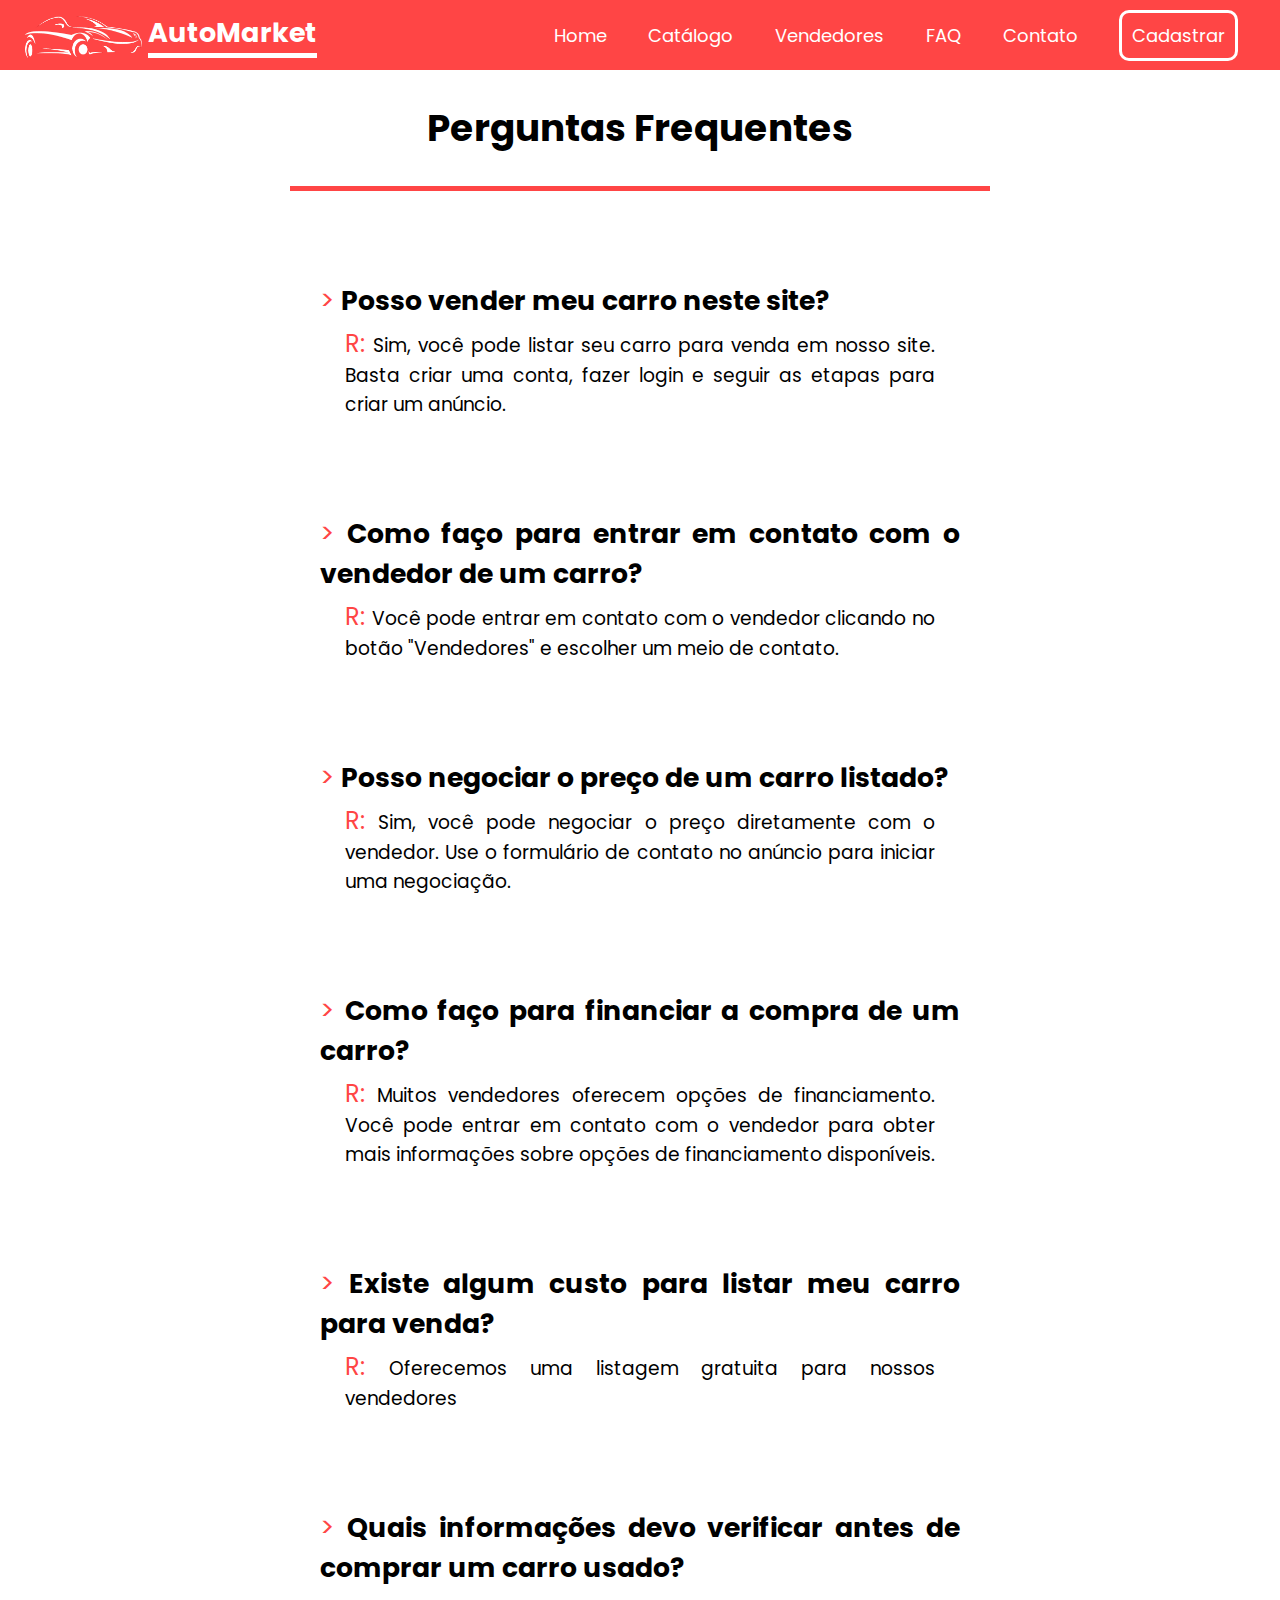
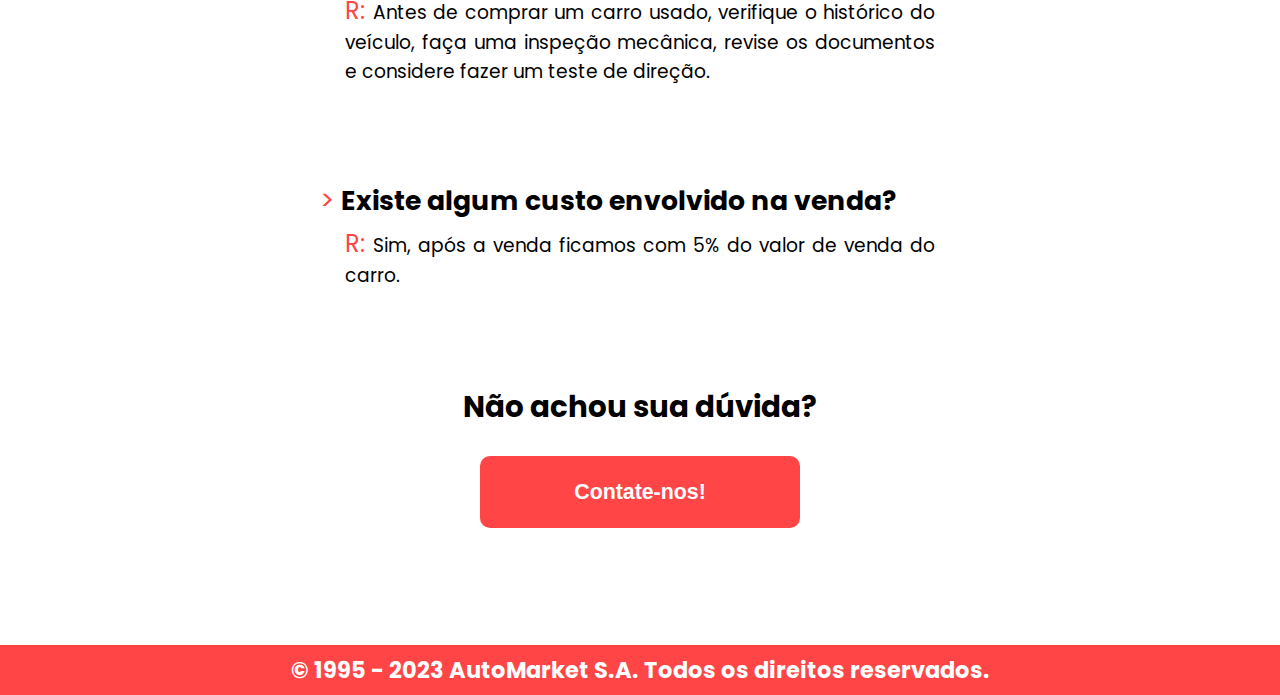
<file: pages/faq.html>
<!DOCTYPE html>
<html lang="pt-br">
<head>
    <meta charset="UTF-8">
    <meta name="viewport" content="width=device-width, initial-scale=1.0">
    <title>FAQ | Automarket</title>
    <link rel="stylesheet" href="../css/style-faq.css">
    <script src="../js/navbar.js"></script>
</head>
<body>
    <header>
        <div class="logo">
            <img src="../imgs/logo-automarket.png" alt="Logo AutoMarket">
            <h1>AutoMarket</h1>
        </div>

        <div class="mobile-menu">
            <div class="line1"></div>
            <div class="line2"></div>
            <div class="line3"></div>
        </div>

        <nav class="nav-header">
            <ul>
                <li><a href="../pages/index.html">Home</a></li>
                <li><a href="../pages/catalogo.html">Catálogo</a></li>
                <li><a href="../pages/vendedores.html">Vendedores</a></li>
                <li><a href="../pages/faq.html">FAQ</a></li>
                <li><a href="../pages/contato.html">Contato</a></li>
                <li><a href="../pages/cadastro.html" id="header-btn-cadastro">Cadastrar</a></li>
            </ul>
        </nav>
    </header>
    <main>
        <h1>Perguntas Frequentes</h1>

        <section class="perguntas-respostas">
        
            <div class="pergunta"><b>Posso vender meu carro neste site?</b></div>
            <div class="resposta"><p><span>R: </span>Sim, você pode listar seu carro para venda em nosso site. Basta criar uma conta, fazer login e seguir as etapas para criar um anúncio.</p></div>

            <div class="pergunta"><b>Como faço para entrar em contato com o vendedor de um carro?</b></div>
            <div class="resposta"><p><span>R: </span>Você pode entrar em contato com o vendedor clicando no botão "Vendedores" e escolher um meio de contato.</p></div>

            <div class="pergunta"><b>Posso negociar o preço de um carro listado?</b></div>
            <div class="resposta"><p><span>R: </span>Sim, você pode negociar o preço diretamente com o vendedor. Use o formulário de contato no anúncio para iniciar uma negociação.</p></div>

            <div class="pergunta"><b>Como faço para financiar a compra de um carro?</b></div>
            <div class="resposta"><p><span>R: </span>Muitos vendedores oferecem opções de financiamento. Você pode entrar em contato com o vendedor para obter mais informações sobre opções de financiamento disponíveis.</p></div>

            <div class="pergunta"><b>Existe algum custo para listar meu carro para venda?</b></div>
            <div class="resposta"><p><span>R: </span>Oferecemos uma listagem gratuita para nossos vendedores</p></div>

            <div class="pergunta"><b>Quais informações devo verificar antes de comprar um carro usado?</b></div>
            <div class="resposta"><p><span>R: </span>Antes de comprar um carro usado, verifique o histórico do veículo, faça uma inspeção mecânica, revise os documentos e considere fazer um teste de direção.</p></div>

            <div class="pergunta"><b>Existe algum custo envolvido na venda?</b></div>
            <div class="resposta"><p><span>R: </span>Sim, após a venda ficamos com 5% do valor de venda do carro.</p></div>

            <h2>Não achou sua dúvida?</h2>
            <a href="../pages/contato.html"><button>Contate-nos!</button></a>
        </section>
    </main>
    <footer>
        <p><b>&copy; 1995 - 2023 AutoMarket S.A. Todos os direitos reservados.</b></p>
    </footer>
</body>
</html>
</file>
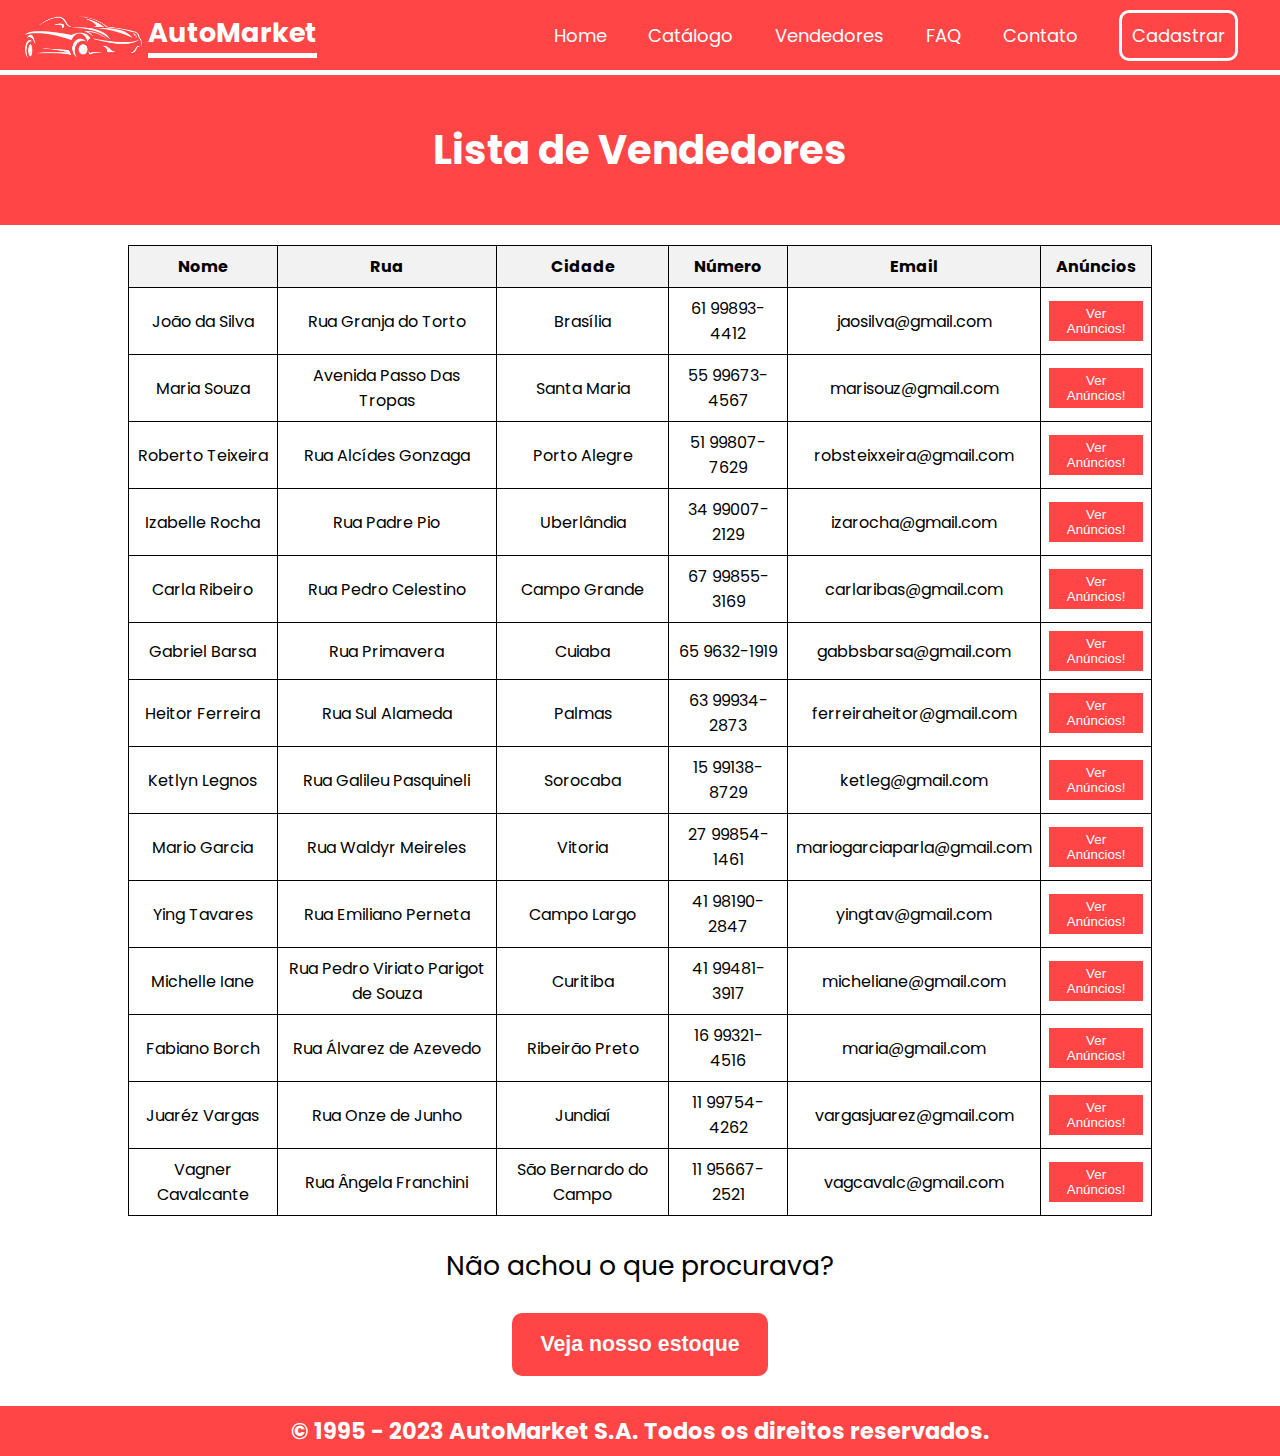
<file: pages/vendedores.html>
<!DOCTYPE html>
<html lang="pt-br">

<head>
    <meta charset="UTF-8">
    <meta name="viewport" content="width=device-width, initial-scale=1.0">
    <title>Vendedores | Automarket</title>
    <link rel="stylesheet" href="../css/style-vendedores.css">
    <script src="../js/navbar.js"></script>
</head>

<body>
    <header>
        <div class="logo">
            <img src="../imgs/logo-automarket.png" alt="Logo AutoMarket">
            <h1>AutoMarket</h1>
        </div>

        <div class="mobile-menu">
            <div class="line1"></div>
            <div class="line2"></div>
            <div class="line3"></div>
        </div>

        <nav class="nav-header">
            <ul>
                <li><a href="../pages/index.html">Home</a></li>
                <li><a href="../pages/catalogo.html">Catálogo</a></li>
                <li><a href="../pages/vendedores.html">Vendedores</a></li>
                <li><a href="../pages/faq.html">FAQ</a></li>
                <li><a href="../pages/contato.html">Contato</a></li>
                <li><a href="../pages/cadastro.html" id="header-btn-cadastro">Cadastrar</a></li>
            </ul>
        </nav>
    </header>
    <main>
        <section>
            <h1>Lista de Vendedores</h1>
            <div class="table-container">
                <table>
                    <thead>
                        <tr>
                            <th>Nome</th>
                            <th>Rua</th>
                            <th>Cidade</th>
                            <th>Número</th>
                            <th>Email</th>
                            <th>Anúncios</th>
                        </tr>
                    </thead>
                    <tbody>
                        <tr>
                            <td>João da Silva</td>
                            <td>Rua Granja do Torto</td>
                            <td>Brasília</td>
                            <td>61 99893-4412</td>
                            <td>jaosilva@gmail.com</td>
                            <td><button class="btn">Ver Anúncios!</button></td>
                        </tr>
                        <tr>
                            <td>Maria Souza</td>
                            <td>Avenida Passo Das Tropas</td>
                            <td>Santa Maria</td>
                            <td>55 99673-4567</td>
                            <td>marisouz@gmail.com</td>
                            <td><button class="btn">Ver Anúncios!</button></td>
                        </tr>
                        <tr>
                            <td>Roberto Teixeira</td>
                            <td>Rua Alcídes Gonzaga</td>
                            <td>Porto Alegre</td>
                            <td>51 99807-7629</td>
                            <td>robsteixxeira@gmail.com</td>
                            <td><button class="btn">Ver Anúncios!</button></td>
                        </tr>
                        <tr>
                            <td>Izabelle Rocha</td>
                            <td>Rua Padre Pio</td>
                            <td>Uberlândia</td>
                            <td>34 99007-2129</td>
                            <td>izarocha@gmail.com</td>
                            <td><button class="btn">Ver Anúncios!</button></td>
                        </tr>
                        <tr>
                            <td>Carla Ribeiro</td>
                            <td>Rua Pedro Celestino</td>
                            <td>Campo Grande</td>
                            <td>67 99855-3169</td>
                            <td>carlaribas@gmail.com</td>
                            <td><button class="btn">Ver Anúncios!</button></td>
                        </tr>
                        <tr>
                            <td>Gabriel Barsa</td>
                            <td>Rua Primavera</td>
                            <td>Cuiaba</td>
                            <td>65 9632-1919</td>
                            <td>gabbsbarsa@gmail.com</td>
                            <td><button class="btn">Ver Anúncios!</button></td>
                        </tr>
                        <tr>
                            <td>Heitor Ferreira</td>
                            <td>Rua Sul Alameda</td>
                            <td>Palmas</td>
                            <td>63 99934-2873</td>
                            <td>ferreiraheitor@gmail.com</td>
                            <td><button class="btn">Ver Anúncios!</button></td>
                        </tr>
                        <tr>
                            <td>Ketlyn Legnos</td>
                            <td>Rua Galileu Pasquineli</td>
                            <td>Sorocaba</td>
                            <td>15 99138-8729</td>
                            <td>ketleg@gmail.com</td>
                            <td><button class="btn">Ver Anúncios!</button></td>
                        </tr>
                        <tr>
                            <td>Mario Garcia</td>
                            <td>Rua Waldyr Meireles</td>
                            <td>Vitoria</td>
                            <td>27 99854-1461</td>
                            <td>mariogarciaparla@gmail.com</td>
                            <td><button class="btn">Ver Anúncios!</button></td>
                        </tr>
                        <tr>
                            <td>Ying Tavares</td>
                            <td>Rua Emiliano Perneta</td>
                            <td>Campo Largo</td>
                            <td>41 98190-2847</td>
                            <td>yingtav@gmail.com</td>
                            <td><button class="btn">Ver Anúncios!</button></td>
                        </tr>
                        <tr>
                            <td>Michelle Iane</td>
                            <td>Rua Pedro Viriato Parigot de Souza</td>
                            <td>Curitiba</td>
                            <td>41 99481-3917</td>
                            <td>micheliane@gmail.com</td>
                            <td><button class="btn">Ver Anúncios!</button></td>
                        </tr>
                        <tr>
                            <td>Fabiano Borch</td>
                            <td>Rua Álvarez de Azevedo</td>
                            <td>Ribeirão Preto</td>
                            <td>16 99321-4516</td>
                            <td>maria@gmail.com</td>
                            <td><button class="btn">Ver Anúncios!</button></td>
                        </tr>
                        <tr>
                            <td>Juaréz Vargas</td>
                            <td>Rua Onze de Junho</td>
                            <td>Jundiaí</td>
                            <td>11 99754-4262</td>
                            <td>vargasjuarez@gmail.com</td>
                            <td><button class="btn">Ver Anúncios!</button></td>
                        </tr>
                        <tr>
                            <td>Vagner Cavalcante</td>
                            <td>Rua Ângela Franchini</td>
                            <td>São Bernardo do Campo</td>
                            <td>11 95667-2521</td>
                            <td>vagcavalc@gmail.com</td>
                            <td><button class="btn">Ver Anúncios!</button></td>
                        </tr>
                    </tbody>
                </table>
            </div>
        </section>
        <div class="estoque-redirect">
            <p>Não achou o que procurava?</p>
            <a href="../pages/estoque.html"><button>Veja nosso estoque</button></a>
        </div>
    </main>
    <footer>
        <p><b>&copy; 1995 - 2023 AutoMarket S.A. Todos os direitos reservados.</b></p>
    </footer>
</body>

</html>
</file>
<file: css/style-index.css>
/*
    Vermelho #ff4545
*/

/**/
@import url('https://fonts.googleapis.com/css2?family=Poppins:ital,wght@0,700;1,400;1,800&display=swap');

*{
    margin: 0;
    padding: 0;
}

body{
    font-family: 'Poppins', sans-serif;
    margin: 0;
    padding: 0;
}


/* ---------------- menu -------------*/
header{
    background-color: #ff4545;
    color: white;
    display: flex;
    justify-content: space-between;
    height: 70px;
    width: 100%;
    max-width: 100vw;
}

.logo{
    display: flex;
    align-items: center;
    justify-content: space-around;
    gap: 5px;

    width: calc(25% - 40px);
    text-align: center;
    margin: 0px 20px;
    height: 100%;
}

.logo img{
    height: 70%;
}

.logo h1{
    font-size: 3vh;
    margin: 0;
    padding: 0;
    border-bottom: 5px solid white;
}

.mobile-menu{
    cursor: pointer;
    display: none;
    margin: 15px;
}

.mobile-menu div{
    width: 32px;
    height: 4px;
    background-color: #fff;
    margin: 8px;
}

.nav-header{
    height: 100%;
    width: 60%;
}

.nav-header ul{
    height: 100%;
    list-style: none;
    display: flex;
    justify-content: space-evenly;
    align-items: center;
    margin: 0;
}

.nav-header a{
    font-size: 2vh;
    text-decoration: none;
    color: white;
}

.nav-header a:hover{
    cursor: pointer;
    transition: all 200ms;
    border-bottom: 5px solid white;
}

#header-btn-cadastro{
    transition: all 200ms;
    border: 3px solid white;
    padding: 10px;
    border-radius: 10px;
}

/*animacao do botao cadastro ao colocar o mouse por cima*/
#header-btn-cadastro:hover{
    cursor: pointer;
    transition: all 200ms;
    background-color: white;
    color: #ff4545;
    padding: 15px;
}


/* ---------------- rodape -------------*/
footer{
    display: flex;
    align-items: center;
    justify-content: center;

    text-align: center;
    width: 100%;
    height: 50px;
    background-color: #ff4545;
    color: white;
}

footer p{
    font-size: 2.5vh;
    color:white;
}



/* ---------------- responsividade menu e rodape -------------*/
@media (max-width: 1000px){

header{
    justify-content: space-evenly;
}

.logo{
    width: 50%;
}

.logo img{
    height: 50%;
}

.logo h1{
    font-size: 2.5vh;
}

.mobile-menu{
    display: block;
}

.nav-header{
    display: none;
}

.nav-header.active{
    display: inline;
    position: absolute;
    top: 69px;
    right: 0;
    width: 100vw;
    height: 50vh;
    background: #ff4545;
}

.nav-header ul{
    flex-direction: column;
    align-items: center;
}

footer p{
    font-size: 2vh;
}
}


/* ---------------- home -------------*/
main h1{
    display: block;
    font-size: 28pt;
    text-align: center;
    width: 50%;
    margin: auto;
    padding: 30px;
    border-bottom: solid 5px #ff4545;
}

.content{
    font-size: 15pt;
    text-align: center; 
    width: 50%;
    margin: auto;
    padding: 50px;
}

main img{
    max-width: 100vh;
    max-height: 60vh;
    border-radius: 10px;
}

.img-main{
    display: flex;
    justify-content: center;
    align-items: center;
    margin: auto;
    padding: 30px;
    height: auto;
    width: 100vh;
    object-fit: cover;
}


main p {
    margin: 0;
    font-size: 18px;
    color: #888888;
}

/* ---------------- responsividade home -------------*/
@media (max-width: 1000px){

    main h1{
        font-size: 20pt;
    }

    .img-main{
        width: calc(100% - 60px);
    }

    main img{
        width: 90%;
    }
}
</file>
<file: style-cadastro.css>
/* Vermelho #ff4545 */
@import url('https://fonts.googleapis.com/css2?family=Poppins:ital,wght@0,700;1,400;1,800&display=swap');

*{
    margin: 0;
    padding: 0;
}

body{
    font-family: 'Poppins', sans-serif;
    margin: 0;
    padding: 0;
}

header{
    background-color: #ff4545;
    color: white;
    display: flex;
    justify-content: space-between;
    height: 70px;
    width: 100%;
    max-width: 100vw;
}

.logo{
    display: flex;
    align-items: center;
    justify-content: space-around;
    gap: 5px;

    width: calc(25% - 40px);
    text-align: center;
    margin: 0px 20px;
    height: 100%;
}

.logo img{
    height: 70%;
}

.logo h1{
    font-size: 3vh;
    margin: 0;
    padding: 0;
    border-bottom: 5px solid white;
}

.mobile-menu{
    cursor: pointer;
    display: none;
    margin: 15px;
}

.mobile-menu div{
    width: 32px;
    height: 4px;
    background-color: #fff;
    margin: 8px;
}

.nav-header{
    height: 100%;
    width: 60%;
}

.nav-header ul{
    height: 100%;
    list-style: none;
    display: flex;
    justify-content: space-evenly;
    align-items: center;
    margin: 0;
}

.nav-header a{
    font-size: 2vh;
    text-decoration: none;
    color: white;
}

.nav-header a:hover{
    cursor: pointer;
    transition: all 200ms;
    border-bottom: 5px solid white;
}

#header-btn-cadastro{
    transition: all 200ms;
    border: 3px solid white;
    padding: 10px;
    border-radius: 10px;
}

/* animacao do botao cadastro ao colocar o mouse por cima */
#header-btn-cadastro:hover{
    cursor: pointer;
    transition: all 200ms;
    background-color: white;
    color: #ff4545;
    padding: 15px;
}

footer{
    display: flex;
    align-items: center;
    justify-content: center;

    text-align: center;
    width: 100%;
    height: 50px;
    background-color: #ff4545;
    color: white;
}

footer p{
    font-size: 2.5vh;
}

/* resposividade para telas menores que 1250px */
@media (max-width: 1250px){

.logo img{
    height: 50%;
}

.logo h1{
    font-size: 2vh;
}

footer p{
    font-size: 2.5vh;
}

}

/* resposividade para mobile, menores que 850px */
@media (max-width: 850px){

header{
    justify-content: space-evenly;
}

.logo{
    width: 50%;
}

.logo img{
    height: 50%;
}

.logo h1{
    font-size: 2.5vh;
}

.mobile-menu{
    display: block;
}

.nav-header{
    display: none;
}

.nav-header.active{
    display: inline;
    position: absolute;
    top: 69px;
    right: 0;
    width: 75vw;
    height: 50vh;
    background: #ff4545;
}

.nav-header ul{
    flex-direction: column;
    align-items: center;
}

footer p{
    font-size: 2vh;
}

}

/* parte do cadastro */
.pagina-cadastro {
  width: 480px;
  padding: 6% 0 0;
  margin: auto;
}
.form {
  position: relative;
  z-index: 1;
  background: #ff4545;
  max-width: 360px;
  margin: 0 auto 100px;
  padding: 45px;
  text-align: center;
  box-shadow: 0 0 20px 0 rgba(0, 0, 0, 0.2), 0 5px 5px 0 rgba(0, 0, 0, 0.2);
  border-radius: 10px;
}
.form input {
    font-family: 'Poppins', sans-serif;
  outline: 0;
  background: #f2f2f2;
  width: 100%;
  border: 0;
  border-radius: 12px;
  margin: 0 0 15px;
  padding: 15px;
  box-sizing: border-box;
  font-size: 14px;
}
.form button {
    font-family: 'Poppins', sans-serif;
  outline: 0;
  background: #ff4545;
  width: 100%;
  border: 3;
  border-radius: 12px;
  border-color: white;
  padding: 15px;
  color: #FFFFFF;
  font-size: 14px;
  cursor: pointer;
}
.form button:hover,.form button:active,.form button:focus {
  background: #ffffff;
  color: #ff4545;
}
.form .mensagem {
  margin: 15px 0 0;
  color: #cbcbcb;
  font-size: 12px;
}
.form .mensagem a {
  color: #ffffff;
  text-decoration: none;
}

body {
    font-family: 'Poppins', sans-serif;
  background: transparent; 
  background-image: url("imgs/wp2185461-car-interior-wallpapers\ \(1\).jpg");     
}
</file>
<file: style-contato.css>
/* Vermelho #ff4545 */
@import url('https://fonts.googleapis.com/css2?family=Poppins:ital,wght@0,700;1,400;1,800&display=swap');

*{
    margin: 0;
    padding: 0;
}

body{
    font-family: 'Poppins', sans-serif;
    margin: 0;
    padding: 0;
}

header{
    background-color: #ff4545;
    color: white;
    display: flex;
    justify-content: space-between;
    height: 70px;
    width: 100%;
    max-width: 100vw;
}

.logo{
    display: flex;
    align-items: center;
    justify-content: space-around;
    gap: 5px;

    width: calc(25% - 40px);
    text-align: center;
    margin: 0px 20px;
    height: 100%;
}

.logo img{
    height: 70%;
}

.logo h1{
    font-size: 3vh;
    margin: 0;
    padding: 0;
    border-bottom: 5px solid white;
}

.mobile-menu{
    cursor: pointer;
    display: none;
    margin: 15px;
}

.mobile-menu div{
    width: 32px;
    height: 4px;
    background-color: #fff;
    margin: 8px;
}

.nav-header{
    height: 100%;
    width: 60%;
}

.nav-header ul{
    height: 100%;
    list-style: none;
    display: flex;
    justify-content: space-evenly;
    align-items: center;
    margin: 0;
}

.nav-header a{
    font-size: 2vh;
    text-decoration: none;
    color: white;
}

.nav-header a:hover{
    cursor: pointer;
    transition: all 200ms;
    border-bottom: 5px solid white;
}

#header-btn-cadastro{
    transition: all 200ms;
    border: 3px solid white;
    padding: 10px;
    border-radius: 10px;
}

/* animacao do botao cadastro ao colocar o mouse por cima */
#header-btn-cadastro:hover{
    cursor: pointer;
    transition: all 200ms;
    background-color: white;
    color: #ff4545;
    padding: 15px;
}

footer{
    display: flex;
    align-items: center;
    justify-content: center;

    text-align: center;
    width: 100%;
    height: 50px;
    background-color: #ff4545;
    color: white;
}

footer p{
    font-size: 2.5vh;
}

/* resposividade para telas menores que 1250px */
@media (max-width: 1250px){

.logo img{
    height: 50%;
}

.logo h1{
    font-size: 2vh;
}

footer p{
    font-size: 2.5vh;
}

}

/* resposividade para mobile, menores que 850px */
@media (max-width: 850px){

header{
    justify-content: space-evenly;
}

.logo{
    width: 50%;
}

.logo img{
    height: 50%;
}

.logo h1{
    font-size: 2.5vh;
}

.mobile-menu{
    display: block;
}

.nav-header{
    display: none;
}

.nav-header.active{
    display: inline;
    position: absolute;
    top: 69px;
    right: 0;
    width: 75vw;
    height: 50vh;
    background: #ff4545;
}

.nav-header ul{
    flex-direction: column;
    align-items: center;
}

.contato-info{
    flex-direction: column;
    gap: 5vh;
}

footer p{
    font-size: 2vh;
}

}

/*css do contato*/
main{
    min-height: 88vh;
}

main h1 {
    font-size: 28pt;
    text-align: center;
    color: rgb(255, 255, 255), 255;
    background: #ff4545;
    padding: 3em;
    border-top: 5px solid white;
}

.contato-info {
    display: flex;
    justify-content: space-around;
    align-items: center;
    margin-top: 20px;
}

.contato-info div {
    text-align: center;
}

.contato-info h2 {
    font-size: 20px;
    margin-bottom: 5px;
}

#iniciarChat {
    background-color: #ff4545;
    color: #fff;
    padding: 10px 20px;
    border: none;
    border-radius: 5px;
    font-size: 16px;
    cursor: pointer;
}

img {
    width: 100px;
}

section {
    margin: 25px;
    padding: 120px;
}

h1 {
    color: white;
}
</file>
<file: style-faq.css>
/*
    Vermelho #ff4545
*/

/**/
@import url('https://fonts.googleapis.com/css2?family=Poppins:ital,wght@0,700;1,400;1,800&display=swap');

*{
    margin: 0;
    padding: 0;
}

body{
    font-family: 'Poppins', sans-serif;
    margin: 0;
    padding: 0;
}

header{
    background-color: #ff4545;
    color: white;
    display: flex;
    justify-content: space-between;
    height: 70px;
    width: 100%;
    max-width: 100vw;
}

.logo{
    display: flex;
    align-items: center;
    justify-content: space-around;
    gap: 5px;

    width: calc(25% - 40px);
    text-align: center;
    margin: 0px 20px;
    height: 100%;
}

.logo img{
    height: 70%;
}

.logo h1{
    font-size: 3vh;
    margin: 0;
    padding: 0;
    border-bottom: 5px solid white;
}

.mobile-menu{
    cursor: pointer;
    display: none;
    margin: 15px;
}

.mobile-menu div{
    width: 32px;
    height: 4px;
    background-color: #fff;
    margin: 8px;
}

.nav-header{
    height: 100%;
    width: 60%;
}

.nav-header ul{
    height: 100%;
    list-style: none;
    display: flex;
    justify-content: space-evenly;
    align-items: center;
    margin: 0;
}

.nav-header a{
    font-size: 2vh;
    text-decoration: none;
    color: white;
}

.nav-header a:hover{
    cursor: pointer;
    transition: all 200ms;
    border-bottom: 5px solid white;
}

#header-btn-cadastro{
    transition: all 200ms;
    border: 3px solid white;
    padding: 10px;
    border-radius: 10px;
}

/*animacao do botao cadastro ao colocar o mouse por cima*/
#header-btn-cadastro:hover{
    cursor: pointer;
    transition: all 200ms;
    background-color: white;
    color: #ff4545;
    padding: 15px;
}


main{
    min-height: 100vh;
    text-align: justify;
}

main h1{
    display: block;
    font-size: 28pt;
    text-align: center;
    width: 50%;
    margin: auto;
    padding: 30px;
    border-bottom: solid 5px #ff4545;
}

.perguntas-respostas{
    padding: 10vh 25vw;
}


.pergunta::before{
    content: "> ";
    color: #ff4545;
}

.pergunta{
    font-size: 20pt;
    transition: all 250ms ease;
}

.resposta{
    font-size: 14pt;
    padding: 5px 25px;
    margin-bottom: 10vh;
}

.resposta span{
    font-size: 18pt;
    color: #ff4545;
}

main h2{
    font-size: 22pt;
    text-align: center;
}

main button{
    display: block;
    border: 0;
    background-color: #ff4545;
    border-radius: 10px;
    width: 25vw;
    height: 8vh;
    margin: 3vh auto;
    transition: all 250ms;
}

main button:hover{
    width: 26vw;
    height: 9vh;
}

main a{
    width: 100%;
    height: 100%;
    font-size: 16pt;
    text-decoration: none;
    color: white;
    font-weight: bold;
}

footer{
    display: flex;
    align-items: center;
    justify-content: center;

    text-align: center;
    width: 100%;
    height: 50px;
    background-color: #ff4545;
    color: white;
}

footer p{
    font-size: 2.5vh;
}

/*resposividade para telas menores que 1250px*/
@media (max-width: 1250px){

.logo img{
    height: 50%;
}

.logo h1{
    font-size: 2vh;
}

footer p{
    font-size: 2.5vh;
}

}
/*resposividade para mobile, menores que 850px*/
@media (max-width: 850px){

header{
    justify-content: space-evenly;
}

.logo{
    width: 50%;
}

.logo img{
    height: 50%;
}

.logo h1{
    font-size: 2.5vh;
}

.mobile-menu{
    display: block;
}

.nav-header{
    display: none;
}

.nav-header.active{
    display: inline;
    position: absolute;
    top: 69px;
    right: 0;
    width: 75vw;
    height: 50vh;
    background: #ff4545;
}

.nav-header ul{
    flex-direction: column;
    align-items: center;
}

main{
    text-align:start;
}

.perguntas-respostas{
    padding: 5vh 10vw;
}

.pergunta{
    font-size: 18pt;
}

main h2{
    font-size: 20pt;
}

main button{
    width: 50vw;
}

footer p{
    font-size: 2vh;
}
}
</file>
<file: style-vendedores.css>
/*
    Vermelho #ff4545
*/

/**/
@import url('https://fonts.googleapis.com/css2?family=Poppins:ital,wght@0,700;1,400;1,800&display=swap');

*{
    margin: 0;
    padding: 0;
}

body{
    font-family: 'Poppins', sans-serif;
    margin: 0;
    padding: 0;
}

header{
    background-color: #ff4545;
    color: white;
    display: flex;
    justify-content: space-between;
    height: 70px;
    width: 100%;
    max-width: 100vw;
}

.logo{
    display: flex;
    align-items: center;
    justify-content: space-around;
    gap: 5px;

    width: calc(25% - 40px);
    text-align: center;
    margin: 0px 20px;
    height: 100%;
}

.logo img{
    height: 70%;
}

.logo h1{
    font-size: 3vh;
    margin: 0;
    padding: 0;
    border-bottom: 5px solid white;
}

.mobile-menu{
    cursor: pointer;
    display: none;
    margin: 15px;
}

.mobile-menu div{
    width: 32px;
    height: 4px;
    background-color: #fff;
    margin: 8px;
}

.nav-header{
    height: 100%;
    width: 60%;
}

.nav-header ul{
    height: 100%;
    list-style: none;
    display: flex;
    justify-content: space-evenly;
    align-items: center;
    margin: 0;
}

.nav-header a{
    font-size: 2vh;
    text-decoration: none;
    color: white;
}

.nav-header a:hover{
    cursor: pointer;
    transition: all 200ms;
    border-bottom: 5px solid white;
}

#header-btn-cadastro{
    transition: all 200ms;
    border: 3px solid white;
    padding: 10px;
    border-radius: 10px;
}

/*animacao do botao cadastro ao colocar o mouse por cima*/
#header-btn-cadastro:hover{
    cursor: pointer;
    transition: all 200ms;
    background-color: white;
    color: #ff4545;
    padding: 15px;
}

footer{
    display: flex;
    align-items: center;
    justify-content: center;

    text-align: center;
    width: 100%;
    height: 50px;
    background-color: #ff4545;
    color: white;
}

footer p{
    font-size: 2.5vh;
}

/*resposividade para telas menores que 1250px*/
@media (max-width: 1250px){

.logo img{
    height: 50%;
}

.logo h1{
    font-size: 2vh;
}

footer p{
    font-size: 2.5vh;
}

}
/*resposividade para mobile, menores que 850px*/
@media (max-width: 850px){

header{
    justify-content: space-evenly;
}

.logo{
    width: 50%;
}

.logo img{
    height: 50%;
}

.logo h1{
    font-size: 2.5vh;
}

.mobile-menu{
    display: block;
}

.nav-header{
    display: none;
}

.nav-header.active{
    display: inline;
    position: absolute;
    top: 69px;
    right: 0;
    width: 75vw;
    height: 50vh;
    background: #ff4545;
}

.nav-header ul{
    flex-direction: column;
    align-items: center;
}

}

table {
    border-collapse: collapse;
    width: 80%;
    margin: 20px auto;
}

th, td {
    border: 1px solid #000;
    padding: 8px;
    text-align: center;
}

th {
    background-color: #f2f2f2;
}

.btn {
    background-color: #ff4545;
    color: #fff;
    padding: 5px 10px;
    border: none;
    cursor: pointer;
}

section h1{
    text-align: center;
    background-color: #ff4545;
    border-top: 5px solid white;
    color: white;
    padding: 5vh 0;
    font-size: 30pt;
}
</file>
<file: css/style-cadastro.css>
/* Vermelho #ff4545 */
@import url('https://fonts.googleapis.com/css2?family=Poppins:ital,wght@0,700;1,400;1,800&display=swap');

*{
    margin: 0;
    padding: 0;
}

body{
    font-family: 'Poppins', sans-serif;
    margin: 0;
    padding: 0;
}

/* ---------------- menu -------------*/
header{
    background-color: #ff4545;
    color: white;
    display: flex;
    justify-content: space-between;
    height: 70px;
    width: 100%;
    max-width: 100vw;
}

.logo{
    display: flex;
    align-items: center;
    justify-content: space-around;
    gap: 5px;

    width: calc(25% - 40px);
    text-align: center;
    margin: 0px 20px;
    height: 100%;
}

.logo img{
    height: 70%;
}

.logo h1{
    font-size: 3vh;
    margin: 0;
    padding: 0;
    border-bottom: 5px solid white;
}

.mobile-menu{
    cursor: pointer;
    display: none;
    margin: 15px;
}

.mobile-menu div{
    width: 32px;
    height: 4px;
    background-color: #fff;
    margin: 8px;
}

.nav-header{
    height: 100%;
    width: 60%;
}

.nav-header ul{
    height: 100%;
    list-style: none;
    display: flex;
    justify-content: space-evenly;
    align-items: center;
    margin: 0;
}

.nav-header a{
    font-size: 2vh;
    text-decoration: none;
    color: white;
}

.nav-header a:hover{
    cursor: pointer;
    transition: all 200ms;
    border-bottom: 5px solid white;
}

#header-btn-cadastro{
    transition: all 200ms;
    border: 3px solid white;
    padding: 10px;
    border-radius: 10px;
}

/* animacao do botao cadastro ao colocar o mouse por cima */
#header-btn-cadastro:hover{
    cursor: pointer;
    transition: all 200ms;
    background-color: white;
    color: #ff4545;
    padding: 15px;
}

/* ---------------- rodape -------------*/
footer{
    display: flex;
    align-items: center;
    justify-content: center;

    text-align: center;
    width: 100%;
    height: 50px;
    background-color: #ff4545;
    color: white;
}

footer p{
    font-size: 2.5vh;
}

/* ---------------- responsividade menu e rodape -------------*/
@media (max-width: 1000px){

header{
    justify-content: space-evenly;
}

.logo{
    width: 50%;
}

.logo img{
    height: 50%;
}

.logo h1{
    font-size: 2.5vh;
}

.mobile-menu{
    display: block;
}

.nav-header{
    display: none;
}

.nav-header.active{
    display: inline;
    position: absolute;
    top: 69px;
    right: 0;
    width: 100vw;
    height: 50vh;
    background: #ff4545;
}

.nav-header ul{
    flex-direction: column;
    align-items: center;
}

footer p{
    font-size: 2vh;
}
}

/* ---------------- cadastro -------------*/
.pagina-cadastro {
    width: 100%;
    margin: 10vh auto;
    min-height: 68vh;
}

.form {
    background: #ff4545;
    max-width: 360px;
    margin: 0 auto 100px;
    padding: 45px;
    text-align: center;
    box-shadow: 0 0 20px 0 rgba(0, 0, 0, 0.2), 0 5px 5px 0 rgba(0, 0, 0, 0.2);
    border-radius: 10px;
}

form input {
    font-family: 'Poppins', sans-serif;
    outline: 0;
    background: #f2f2f2;
    width: 100%;
    border: 0;
    border-radius: 12px;
    margin: 0 0 15px;
    padding: 15px;
    box-sizing: border-box;
    font-size: 14px;
}
form button {
    font-family: 'Poppins', sans-serif;
    outline: 0;
    background: #ff4545;
    width: 100%;
    border: 3px solid white;
    border-radius: 12px;
    padding: 15px;
    color: #FFFFFF;
    font-size: 14px;
    cursor: pointer;
}
form button:hover,.form button:active,.form button:focus {
    transition: all 250ms;
    background: #ffffff;
    color: #ff4545;
}
form .mensagem {
    margin: 15px 0 0;
    color: #ffffff;
    font-size: 12px;
}
form .mensagem a {
    color: #cfcfcf;
    text-decoration: none;
}

body {
    background: transparent; 
    background-image: url("../imgs/wp2185461-car-interior-wallpapers\ \(1\).jpg");     
}

/* ---------------- responsividade cadastro -------------*/
@media (max-width: 1000px){

.pagina-cadastro{
    min-height: 75vh;
}

.form{
    padding: 45px 20px;
}

}
</file>
<file: css/style-catalogo.css>
/* Vermelho #ff4545  opa*/
@import url('https://fonts.googleapis.com/css2?family=Poppins:ital,wght@0,700;1,400;1,800&display=swap');

* {
    margin: 0;
    padding: 0;
}

body {
    font-family: 'Poppins', sans-serif;
    margin: 0;
    padding: 0;
}

/* ---------------- menu -------------*/
header {
    background-color: #ff4545;
    color: white;
    display: flex;
    justify-content: space-between;
    height: 70px;
    width: 100%;
    max-width: 100vw;
}

.logo {
    display: flex;
    align-items: center;
    justify-content: space-around;
    gap: 5px;

    width: calc(25% - 40px);
    text-align: center;
    margin: 0px 20px;
    height: 100%;
}

.logo img {
    height: 70%;
}

.logo h1 {
    font-size: 3vh;
    margin: 0;
    padding: 0;
    border-bottom: 5px solid white;
}

.mobile-menu {
    cursor: pointer;
    display: none;
    margin: 15px;
}

.mobile-menu div {
    width: 32px;
    height: 4px;
    background-color: #fff;
    margin: 8px;
}

.nav-header {
    height: 100%;
    width: 60%;
    z-index: 10;
}

.nav-header ul {
    height: 100%;
    list-style: none;
    display: flex;
    justify-content: space-evenly;
    align-items: center;
    margin: 0;
}

.nav-header a {
    font-size: 2vh;
    text-decoration: none;
    color: white;
}

.nav-header a:hover {
    cursor: pointer;
    transition: all 200ms;
    border-bottom: 5px solid white;
}

#header-btn-cadastro {
    transition: all 200ms;
    border: 3px solid white;
    padding: 10px;
    border-radius: 10px;
}

/*animacao do botao cadastro ao colocar o mouse por cima*/
#header-btn-cadastro:hover {
    cursor: pointer;
    transition: all 200ms;
    background-color: white;
    color: #ff4545;
    padding: 15px;
}

/* ---------------- rodape -------------*/
footer {
    display: flex;
    align-items: center;
    justify-content: center;
    text-align: center;
    width: 100%;
    height: 50px;
    background-color: #ff4545;
    color: white;
}

footer p {
    color: white;
    font-size: 2.5vh;
}

/* ---------------- responsividade menu e rodape -------------*/
@media (max-width: 1000px){

header{
    justify-content: space-evenly;
}

.logo{
    width: 50%;
}

.logo img{
    height: 50%;
}

.logo h1{
    font-size: 2.5vh;
}

.mobile-menu{
    display: block;
}

.nav-header{
    display: none;
}

.nav-header.active{
    display: inline;
    position: absolute;
    top: 69px;
    right: 0;
    width: 100vw;
    height: 50vh;
    background: #ff4545;
}

.nav-header ul{
    flex-direction: column;
    align-items: center;
}

footer p{
    font-size: 2vh;
}
}

/* ---------------- catalogo -------------*/
main h1 {
    display: block;
    font-size: 28pt;
    text-align: center;
    width: 50%;
    margin: auto;
    padding: 30px;
    border-bottom: solid 5px #ff4545;
}


.container {
    display: grid;
    grid-template-columns: repeat(auto-fit, minmax(300px, 1fr));
    grid-gap: 30px;
    padding: 20px;
    max-width: 1200px;
    margin: 40px auto;
}

.card {
    background-color: #fff;
    border-radius: 10px;
    position: relative;
    overflow: hidden;
    display: flex;
    flex-direction: column;
    justify-content: space-between;
    box-shadow: 0 0 10px rgba(0, 0, 0, 0.25);
}

.card .image-container {
    width: 100%;
    height: 60%;
    position: relative;
    overflow: hidden;
}

.card .image-container img {
    width: 100%;
    height: 100%;
    object-fit: cover;
    transition: transform 0.3s;
}

.card .image-container:hover img {
    transform: scale(1.1);
}


.car-info {
    padding: 20px;
}

h2 {
    font-size: 20px;
    margin: 0;
}

p {
    margin: 0;
    font-size: 14px;
    color: #9d9d9d;
}

.price {
    font-size: 16px;
    color: #ff4545;
    font-weight: bold;
}

.buy-button {
    background-color: #ff4545;
    color: #fff;
    font-weight: bold;
    padding: 15px 20px;
    border: none;
    border-radius: 0 0 10px 10px;
    cursor: pointer;
    display: block;
    width: 100%;
}

.buy-button:hover {
    background-color: #ff2020;
}

/* ---------------- carrinho -------------*/
.cart-container {
    position: fixed;
    top: 0;
    right: -30%;
    width: 30%;
    height: 100%;
    background-color: #fff;
    box-shadow: -5px 0 10px rgba(0, 0, 0, 0.2);
    overflow-y: auto;
    transition: right 0.5s ease-in-out;
    z-index: 11;
    padding-bottom: 140px;
}

.cart-container ul {
    list-style: none;
}

.cart-container h2 {
    text-align: center;
    margin: 10px 0px 20px 0;
}

#cart-items {
    padding: 0 10px;
    overflow-y: auto;
}

#total-container {
    position: fixed;
    display: flex;
    align-items: center;
    padding: 0 30px;
    bottom: 0;
    background-color: #ff4545;
    width: 100%;
    height: 80px;
}

#total-container h3 {
    color: #fff;

}

#close-cart-button {
    padding: 10px;
    font-weight: bold;
    font-size: 20px;
    cursor: pointer;
}
 /* ---------------- responsividade catalogo e carrinho -------------*/
@media screen and (max-width: 1173px) {
    .cart-container {
        width: 100%;
        right: -100%;
    }

    #open-cart-button {
        display: block;
        top: 20px;
        right: 20px;
        background-color: #007bff;
        color: #fff;
        padding: 10px 20px;
        border: none;
        cursor: pointer;
    }

    .cart-item-name {
        font-size: 14px;
    }

    .cart-item-quantity {
        font-size: 14px;
    }

    .cart-item-price {
        font-size: 14px;
    }
}


@media screen and (max-width: 768px) {
    .cart-container {
        width: 100%;
        right: -100%;
    }

    #open-cart-button {
        display: block;
        top: 20px;
        right: 20px;
        background-color: #007bff;
        color: #fff;
        padding: 10px 20px;
        border: none;
        cursor: pointer;
    }
}

/* ---------------- carrinho -------------*/
#open-cart-button {
    background-color: transparent;
    transition: all 200ms;
    border: none;
    padding: 10px;
    font-size: 2vh;
    text-decoration: none;
    color: white;
    font-weight: bold;

}

#open-cart-button:hover {
    cursor: pointer;
    transition: all 200ms;
    letter-spacing: 1px;
}

.cart-item {
    display: flex;
    align-items: center;
    margin: 20px 0;
    width: 100%;
}

.cart-item-name {
    font-weight: bold;
    margin-right: 10px;
    text-align: center;
}

.cart-item-quantity {
    color: #999;
    text-align: left;
    margin-right: 10px;
}

.cart-item-price {
    font-weight: bold;
    text-align: right;
    color: rgb(0, 168, 0);
}
</file>
<file: css/style-contato.css>
/* Vermelho #ff4545 */
@import url('https://fonts.googleapis.com/css2?family=Poppins:ital,wght@0,700;1,400;1,800&display=swap');

*{
    margin: 0;
    padding: 0;
}

body{
    font-family: 'Poppins', sans-serif;
    margin: 0;
    padding: 0;
}

/* ---------------- menu -------------*/
header{
    background-color: #ff4545;
    color: white;
    display: flex;
    justify-content: space-between;
    height: 70px;
    width: 100%;
    max-width: 100vw;
}

.logo{
    display: flex;
    align-items: center;
    justify-content: space-around;
    gap: 5px;

    width: calc(25% - 40px);
    text-align: center;
    margin: 0px 20px;
    height: 100%;
}

.logo img{
    height: 70%;
}

.logo h1{
    font-size: 3vh;
    margin: 0;
    padding: 0;
    border-bottom: 5px solid white;
}

.mobile-menu{
    cursor: pointer;
    display: none;
    margin: 15px;
}

.mobile-menu div{
    width: 32px;
    height: 4px;
    background-color: #fff;
    margin: 8px;
}

.nav-header{
    height: 100%;
    width: 60%;
}

.nav-header ul{
    height: 100%;
    list-style: none;
    display: flex;
    justify-content: space-evenly;
    align-items: center;
    margin: 0;
}

.nav-header a{
    font-size: 2vh;
    text-decoration: none;
    color: white;
}

.nav-header a:hover{
    cursor: pointer;
    transition: all 200ms;
    border-bottom: 5px solid white;
}

#header-btn-cadastro{
    transition: all 200ms;
    border: 3px solid white;
    padding: 10px;
    border-radius: 10px;
}

/* animacao do botao cadastro ao colocar o mouse por cima */
#header-btn-cadastro:hover{
    cursor: pointer;
    transition: all 200ms;
    background-color: white;
    color: #ff4545;
    padding: 15px;
}

/* ---------------- rodape -------------*/
footer{
    display: flex;
    align-items: center;
    justify-content: center;

    text-align: center;
    width: 100%;
    height: 50px;
    background-color: #ff4545;
    color: white;
}

footer p{
    font-size: 2.5vh;
}

/* ---------------- responsividade menu e rodape -------------*/
@media (max-width: 1000px){

header{
    justify-content: space-evenly;
}

.logo{
    width: 50%;
}

.logo img{
    height: 50%;
}

.logo h1{
    font-size: 2.5vh;
}

.mobile-menu{
    display: block;
}

.nav-header{
    display: none;
}

.nav-header.active{
    display: inline;
    position: absolute;
    top: 69px;
    right: 0;
    width: 100vw;
    height: 50vh;
    background: #ff4545;
}

.nav-header ul{
    flex-direction: column;
    align-items: center;
}

.contato-info{
    flex-direction: column;
    gap: 5vh;
}

footer p{
    font-size: 2vh;
}
}

/* ---------------- contato -------------*/
main{
    min-height: 88vh;
}

main h1 {
    font-size: 28pt;
    text-align: center;
    color: rgb(255, 255, 255), 255;
    background: #ff4545;
    padding: 3em;
    border-top: 5px solid white;
}

.contato-info {
    display: flex;
    justify-content: space-around;
    align-items: center;
    margin-top: 20px;
}

.contato-info div {
    text-align: center;
    min-height: 20vh;
}

.contato-info h2 {
    font-size: 20px;
    margin-bottom: 5px;
}

#iniciarChat {
    background-color: #ff4545;
    color: #fff;
    padding: 10px 20px;
    border: none;
    border-radius: 5px;
    font-size: 16px;
    cursor: pointer;
    font-weight: 700;
    transition: all 250ms;
}

#iniciarChat:hover{
    cursor: pointer;
    padding: 12px 22px;
    background-color: white;
    color: #ff4545;
    border: 5px solid #ff4545;
}

img {
    width: 100px;
}

section {
    margin: 25px;
    padding: 120px;
}

h1 {
    color: white;
}

/* ---------------- responsividade contato -------------*/
@media (max-width: 1000px){

main h1{
    padding: 1em;
}

.contato-info{
    gap: 5vh;
}

}
</file>
<file: css/style-estoque.css>
/*
    Vermelho #ff4545
*/

/**/
@import url('https://fonts.googleapis.com/css2?family=Poppins:ital,wght@0,700;1,400;1,800&display=swap');

*{
    margin: 0;
    padding: 0;
}

body{
    font-family: 'Poppins', sans-serif;
    margin: 0;
    padding: 0;
}

/* ---------------- menu -------------*/
header{
    background-color: #ff4545;
    color: white;
    display: flex;
    justify-content: space-between;
    height: 70px;
    width: 100%;
    max-width: 100vw;
}

.logo{
    display: flex;
    align-items: center;
    justify-content: space-around;
    gap: 5px;

    width: calc(25% - 40px);
    text-align: center;
    margin: 0px 20px;
    height: 100%;
}

.logo img{
    height: 70%;
}

.logo h1{
    font-size: 3vh;
    margin: 0;
    padding: 0;
    border-bottom: 5px solid white;
}

.mobile-menu{
    cursor: pointer;
    display: none;
    margin: 15px;
}

.mobile-menu div{
    width: 32px;
    height: 4px;
    background-color: #fff;
    margin: 8px;
}

.nav-header{
    height: 100%;
    width: 60%;
}

.nav-header ul{
    height: 100%;
    list-style: none;
    display: flex;
    justify-content: space-evenly;
    align-items: center;
    margin: 0;
}

.nav-header a{
    font-size: 2vh;
    text-decoration: none;
    color: white;
}

.nav-header a:hover{
    cursor: pointer;
    transition: all 200ms;
    border-bottom: 5px solid white;
}

#header-btn-cadastro{
    transition: all 200ms;
    border: 3px solid white;
    padding: 10px;
    border-radius: 10px;
}

/*animacao do botao cadastro ao colocar o mouse por cima*/
#header-btn-cadastro:hover{
    cursor: pointer;
    transition: all 200ms;
    background-color: white;
    color: #ff4545;
    padding: 15px;
}

/* ---------------- rodape -------------*/
footer{
    display: flex;
    align-items: center;
    justify-content: center;

    text-align: center;
    width: 100%;
    height: 50px;
    background-color: #ff4545;
    color: white;
}

footer p{
    font-size: 2.5vh;
}

/* ---------------- responsividade menu e rodape -------------*/
@media (max-width: 1000px){

header{
    justify-content: space-evenly;
}

.logo{
    width: 50%;
}

.logo img{
    height: 50%;
}

.logo h1{
    font-size: 2.5vh;
}

.mobile-menu{
    display: block;
}

.nav-header{
    display: none;
}

.nav-header.active{
    display: inline;
    position: absolute;
    top: 69px;
    right: 0;
    width: 100vw;
    height: 50vh;
    background: #ff4545;
}

.nav-header ul{
    flex-direction: column;
    align-items: center;
}

footer p{
    font-size: 2vh;
}
}

/* ---------------- estoque -------------*/

.container{
    overflow-x: auto;
    min-height: 100vh;
}

.container h1{
    display: block;
    font-size: 28pt;
    text-align: center;
    width: 50%;
    margin: auto;
    padding: 30px;
    border-bottom: solid 5px #ff4545;
}

table{
    width: 50vw;
    text-align: center;
    margin: 5vh auto;
    border-collapse: collapse;
}

th,td{
    border: 2px solid black;
    width: 50%;
}

th{
    font-size: 22pt;
    background-color: #ff4545;
    color: #fff;

}

td{
    font-size: 18pt;
    padding: 8px;
}

td:hover{
    cursor: pointer;
    transition: all 200ms;
    color: #ff4545;
}

/* ---------------- responsividade estoque -------------*/
@media (max-width: 1000px){

    table{
        width: 90vw;
        table-layout: fixed;
    }

}
</file>
<file: css/style-faq.css>
/*
    Vermelho #ff4545
*/

/**/
@import url('https://fonts.googleapis.com/css2?family=Poppins:ital,wght@0,700;1,400;1,800&display=swap');

*{
    margin: 0;
    padding: 0;
}

body{
    font-family: 'Poppins', sans-serif;
    margin: 0;
    padding: 0;
}

/* ---------------- menu -------------*/
header{
    background-color: #ff4545;
    color: white;
    display: flex;
    justify-content: space-between;
    height: 70px;
    width: 100%;
    max-width: 100vw;
}

.logo{
    display: flex;
    align-items: center;
    justify-content: space-around;
    gap: 5px;

    width: calc(25% - 40px);
    text-align: center;
    margin: 0px 20px;
    height: 100%;
}

.logo img{
    height: 70%;
}

.logo h1{
    font-size: 3vh;
    margin: 0;
    padding: 0;
    border-bottom: 5px solid white;
}

.mobile-menu{
    cursor: pointer;
    display: none;
    margin: 15px;
}

.mobile-menu div{
    width: 32px;
    height: 4px;
    background-color: #fff;
    margin: 8px;
}

.nav-header{
    height: 100%;
    width: 60%;
}

.nav-header ul{
    height: 100%;
    list-style: none;
    display: flex;
    justify-content: space-evenly;
    align-items: center;
    margin: 0;
}

.nav-header a{
    font-size: 2vh;
    text-decoration: none;
    color: white;
}

.nav-header a:hover{
    cursor: pointer;
    transition: all 200ms;
    border-bottom: 5px solid white;
}

#header-btn-cadastro{
    transition: all 200ms;
    border: 3px solid white;
    padding: 10px;
    border-radius: 10px;
}

/*animacao do botao cadastro ao colocar o mouse por cima*/
#header-btn-cadastro:hover{
    cursor: pointer;
    transition: all 200ms;
    background-color: white;
    color: #ff4545;
    padding: 15px;
}



/* ---------------- rodape -------------*/
footer{
    display: flex;
    align-items: center;
    justify-content: center;

    text-align: center;
    width: 100%;
    height: 50px;
    background-color: #ff4545;
    color: white;
}

footer p{
    font-size: 2.5vh;
}


/* ---------------- responsividade menu e rodape -------------*/
@media (max-width: 1000px){

header{
    justify-content: space-evenly;
}

.logo{
    width: 50%;
}

.logo img{
    height: 50%;
}

.logo h1{
    font-size: 2.5vh;
}

.mobile-menu{
    display: block;
}

.nav-header{
    display: none;
}

.nav-header.active{
    display: inline;
    position: absolute;
    top: 69px;
    right: 0;
    width: 100vw;
    height: 50vh;
    background: #ff4545;
}

.nav-header ul{
    flex-direction: column;
    align-items: center;
}


footer p{
    font-size: 2vh;
}
}

/* ---------------- faq -------------*/
main{
    min-height: 100vh;
    text-align: justify;
}

main h1{
    display: block;
    font-size: 28pt;
    text-align: center;
    width: 50%;
    margin: auto;
    padding: 30px;
    border-bottom: solid 5px #ff4545;
}

.perguntas-respostas{
    padding: 10vh 25vw;
}


.pergunta::before{
    content: "> ";
    color: #ff4545;
}

.pergunta{
    font-size: 20pt;
    transition: all 250ms ease;
}

.resposta{
    font-size: 14pt;
    padding: 5px 25px;
    margin-bottom: 10vh;
}

.resposta span{
    font-size: 18pt;
    color: #ff4545;
}

main h2{
    font-size: 22pt;
    text-align: center;
}

main button{
    display: block;
    border: 0;
    background-color: #ff4545;
    border-radius: 10px;
    width: 25vw;
    height: 8vh;
    margin: 3vh auto;
    transition: all 250ms;
    color: white;
    font-weight: bold;
    font-size: 16pt;
}

main button:hover{
    cursor: pointer;
    width: 26vw;
    height: 9vh;
    background-color: white;
    color: #ff4545;
    border: 5px solid #ff4545;
}

main a{
    width: 100%;
    height: 100%;
    font-size: 16pt;
    text-decoration: none;
}

/* ---------------- responsividade faq -------------*/
@media (max-width: 1000px){

main{
    text-align:start;
}

.perguntas-respostas{
    padding: 5vh 10vw;
}

.pergunta{
    font-size: 18pt;
}

main h2{
    font-size: 20pt;
}

main button{
    width: 50vw;
}
}
</file>
<file: css/style-vendedores.css>
/*
    Vermelho #ff4545
*/

/**/
@import url('https://fonts.googleapis.com/css2?family=Poppins:ital,wght@0,700;1,400;1,800&display=swap');

*{
    margin: 0;
    padding: 0;
}

body{
    font-family: 'Poppins', sans-serif;
    margin: 0;
    padding: 0;
}

/* ---------------- menu -------------*/
header{
    background-color: #ff4545;
    color: white;
    display: flex;
    justify-content: space-between;
    height: 70px;
    width: 100%;
    max-width: 100vw;
}

.logo{
    display: flex;
    align-items: center;
    justify-content: space-around;
    gap: 5px;

    width: calc(25% - 40px);
    text-align: center;
    margin: 0px 20px;
    height: 100%;
}

.logo img{
    height: 70%;
}

.logo h1{
    font-size: 3vh;
    margin: 0;
    padding: 0;
    border-bottom: 5px solid white;
}

.mobile-menu{
    cursor: pointer;
    display: none;
    margin: 15px;
}

.mobile-menu div{
    width: 32px;
    height: 4px;
    background-color: #fff;
    margin: 8px;
}

.nav-header{
    height: 100%;
    width: 60%;
}

.nav-header ul{
    height: 100%;
    list-style: none;
    display: flex;
    justify-content: space-evenly;
    align-items: center;
    margin: 0;
}

.nav-header a{
    font-size: 2vh;
    text-decoration: none;
    color: white;
}

.nav-header a:hover{
    cursor: pointer;
    transition: all 200ms;
    border-bottom: 5px solid white;
}

#header-btn-cadastro{
    transition: all 200ms;
    border: 3px solid white;
    padding: 10px;
    border-radius: 10px;
}

/*animacao do botao cadastro ao colocar o mouse por cima*/
#header-btn-cadastro:hover{
    cursor: pointer;
    transition: all 200ms;
    background-color: white;
    color: #ff4545;
    padding: 15px;
}

/* ---------------- rodape -------------*/
footer{
    display: flex;
    align-items: center;
    justify-content: center;

    text-align: center;
    width: 100%;
    height: 50px;
    background-color: #ff4545;
    color: white;
}

footer p{
    font-size: 2.5vh;
}

/* ---------------- responsividade menu e rodape -------------*/
@media (max-width: 1000px){

header{
    justify-content: space-evenly;
}

.logo{
    width: 50%;
}

.logo img{
    height: 50%;
}

.logo h1{
    font-size: 2.5vh;
}

.mobile-menu{
    display: block;
}

.nav-header{
    display: none;
}

.nav-header.active{
    display: inline;
    position: absolute;
    top: 69px;
    right: 0;
    width: 100vw;
    height: 50vh;
    background: #ff4545;
}

.nav-header ul{
    flex-direction: column;
    align-items: center;
}

footer p{
    font-size: 2vh;
}
}

/* ---------------- vendedores -------------*/
table {
    border-collapse: collapse;
    width: 80%;
    margin: 20px auto;
}

th, td {
    border: 1px solid #000;
    padding: 8px;
    text-align: center;
}

th {
    background-color: #f2f2f2;
}

.btn {
    background-color: #ff4545;
    color: #fff;
    padding: 5px 10px;
    border: none;
    cursor: pointer;
}

section h1{
    text-align: center;
    background-color: #ff4545;
    border-top: 5px solid white;
    color: white;
    padding: 5vh 0;
    font-size: 30pt;
}

.estoque-redirect{
    text-align: center;
    margin: 30px 0px;
}

.estoque-redirect p{
    font-size: 20pt;
    margin-bottom: 10px;
}

.estoque-redirect a{
    text-decoration: none;
}

.estoque-redirect button{
    display: block;
    border: 0;
    background-color: #ff4545;
    border-radius: 10px;
    width: 20vw;
    height: 7vh;
    margin: 3vh auto;
    transition: all 250ms;
    color: white;
    font-weight: bold;
    font-size: 16pt;
}

.estoque-redirect button:hover{
    cursor: pointer;
    width: 23vw;
    height: 8vh;
    background-color: white;
    color: #ff4545;
    border: 5px solid #ff4545;
}

/* ---------------- responsividade vendedores -------------*/
@media (max-width: 1000px){

.table-container{
    overflow-x: auto;
    padding: 5px;
}

.estoque-redirect button{
    width: 50vw;
    font-size: 12pt;
}

}
</file>
